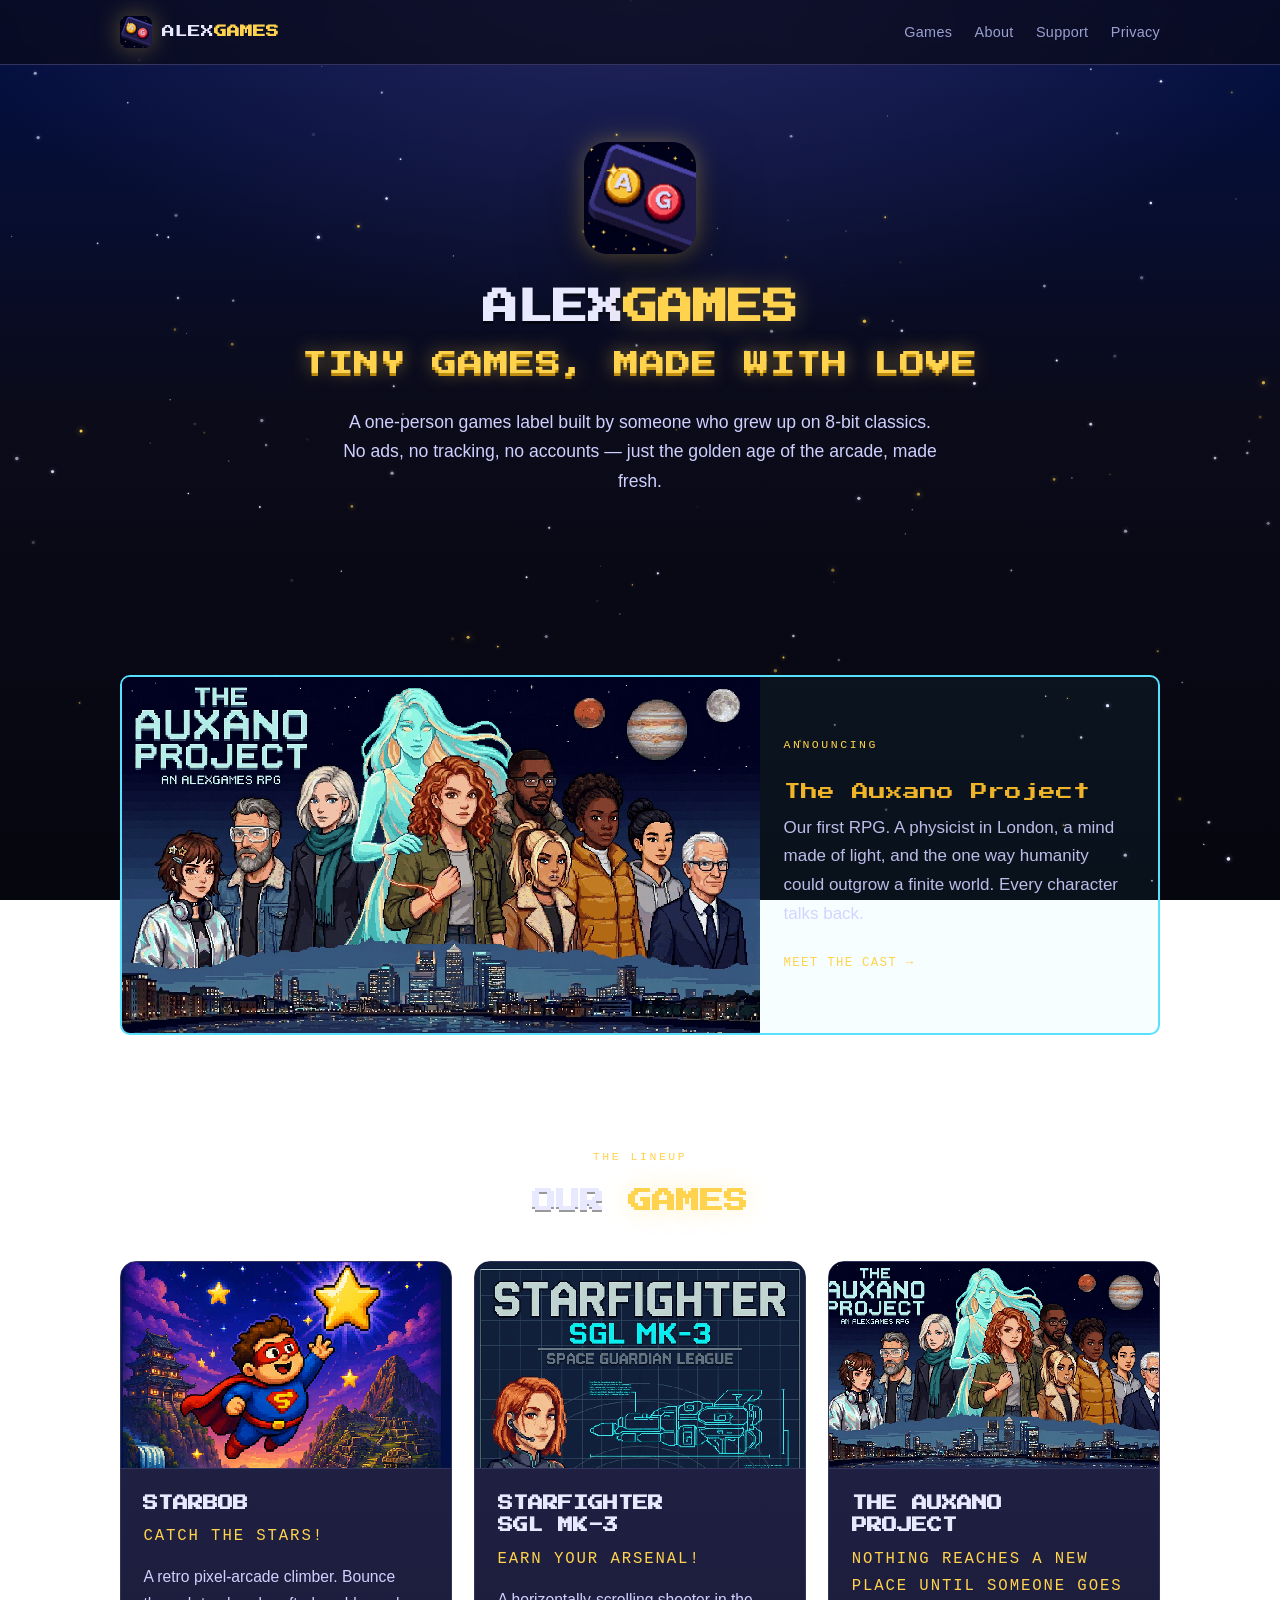
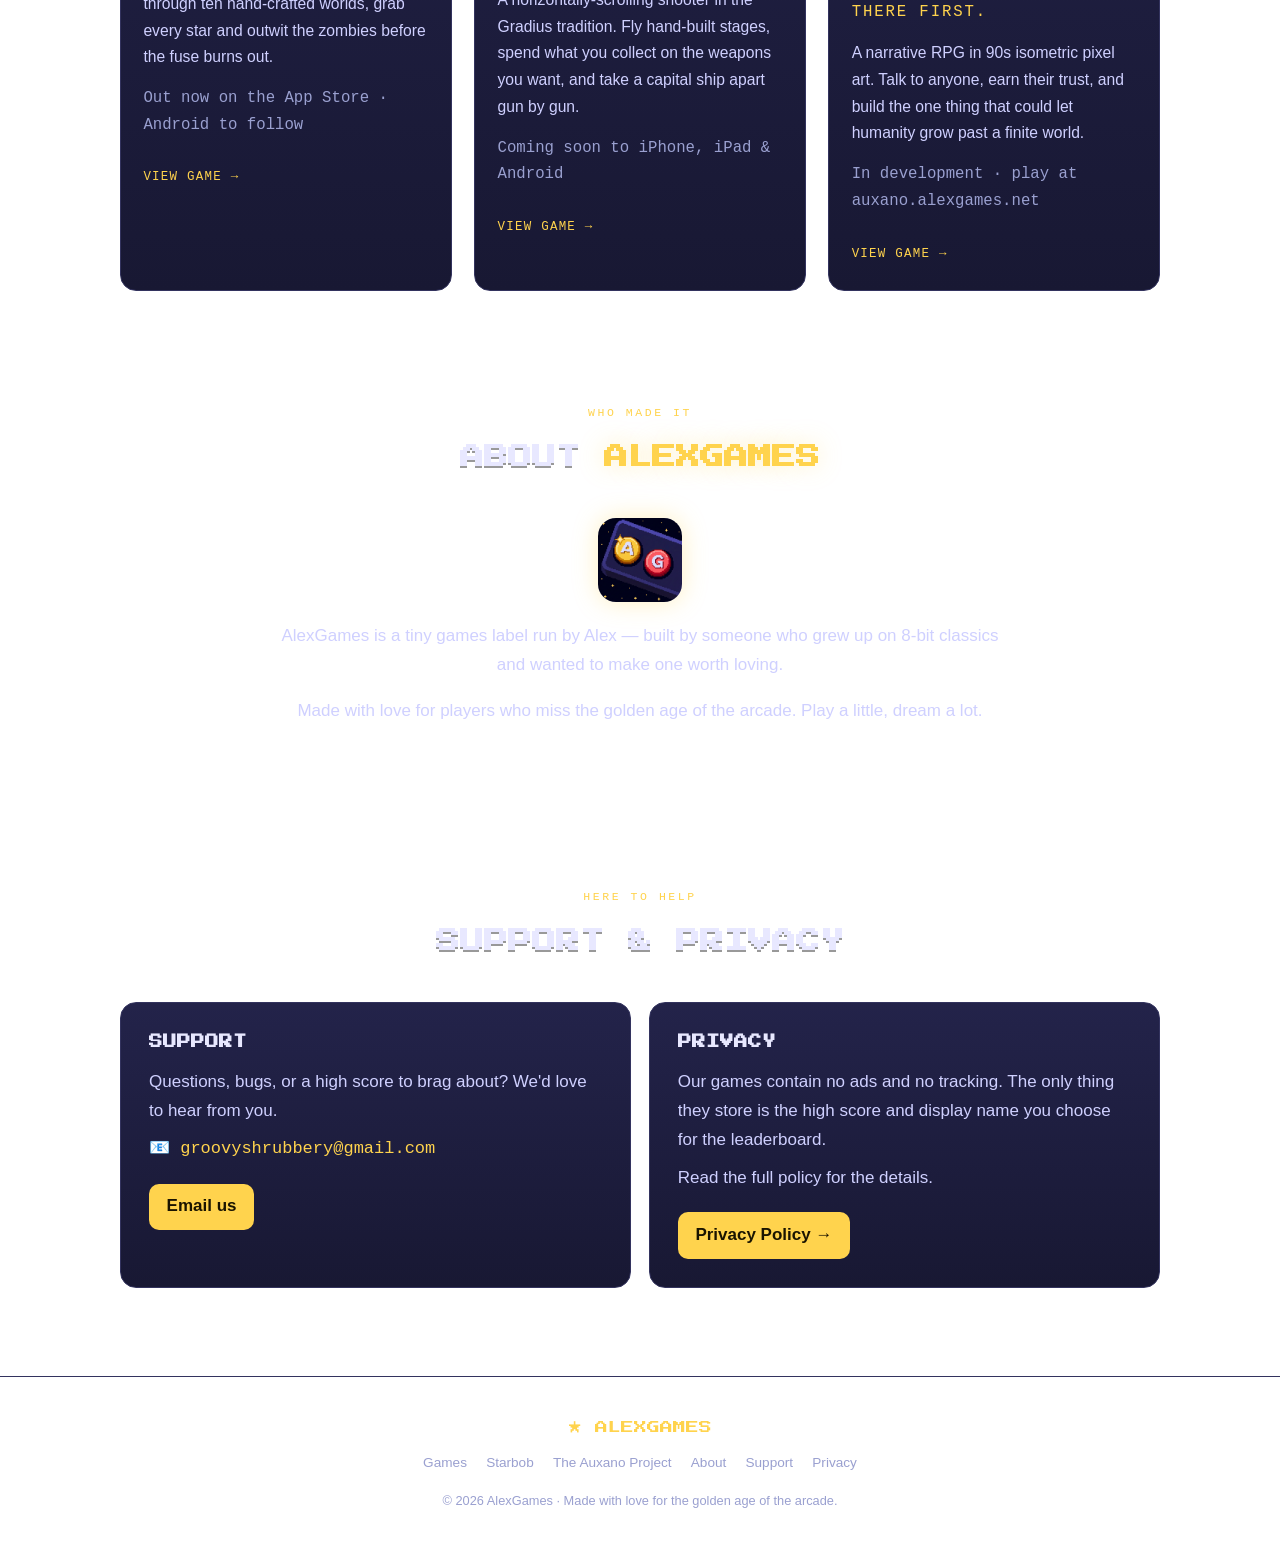
<file: index.html>
<!doctype html>
<html lang="en">
<head>
<meta charset="utf-8">
<meta name="viewport" content="width=device-width, initial-scale=1">
<title>AlexGames — tiny games, made with love</title>
<meta name="description" content="AlexGames is a tiny games label run by Alex. Retro pixel-arcade games with no ads, no tracking and no accounts.">
<meta name="theme-color" content="#0b0b1a">

<!-- Social / Open Graph -->
<meta property="og:type" content="website">
<meta property="og:title" content="AlexGames — tiny games, made with love">
<meta property="og:description" content="A tiny games label run by Alex. Retro pixel-arcade games with no ads, no tracking and no accounts.">
<meta property="og:image" content="assets/icon-512.png?v=2">
<meta property="og:url" content="https://alexgames.net/">
<meta name="twitter:card" content="summary">

<!-- Icons -->
<link rel="icon" type="image/png" sizes="512x512" href="assets/icon-512.png?v=2">
<link rel="icon" type="image/png" sizes="192x192" href="assets/icon-192.png?v=2">
<link rel="apple-touch-icon" href="assets/apple-touch-icon.png?v=2">

<!-- Arcade display face, used sparingly for headings -->
<link rel="preconnect" href="https://fonts.googleapis.com">
<link rel="preconnect" href="https://fonts.gstatic.com" crossorigin>
<link href="https://fonts.googleapis.com/css2?family=Press+Start+2P&display=swap" rel="stylesheet">

<link rel="stylesheet" href="styles.css">
</head>
<body>
<canvas id="stars" aria-hidden="true"></canvas>

<!-- ===================== Header ===================== -->
<header class="site">
  <div class="wrap">
    <a class="brand" href="#top">
      <img src="assets/icon-192.png?v=2" alt="">
      <span>ALEX<b>GAMES</b></span>
    </a>
    <nav class="site-nav">
      <a href="#games">Games</a>
      <a href="#about">About</a>
      <a href="#support">Support</a>
      <a href="privacy-policy.html">Privacy</a>
    </nav>
  </div>
</header>

<!-- ===================== Hero ===================== -->
<a id="top"></a>
<section class="hero hub-hero">
  <div class="wrap">
    <img class="hub-mark" src="assets/icon-512.png?v=2" alt="AlexGames">
    <h1 class="hub-title">ALEX<span class="star">GAMES</span></h1>
    <p class="tagline">Tiny games, made with love</p>
    <p class="lead">A one-person games label built by someone who grew up on 8-bit
      classics. No ads, no tracking, no accounts — just the golden age of the arcade,
      made fresh.</p>
  </div>
</section>

<!-- ===================== Announcement ===================== -->
<section class="tight" aria-label="Announcement">
  <div class="wrap">
    <a class="ax-announce" href="auxano.html">
      <img src="assets/auxano/title-h.png" alt="The Auxano Project key art: Lillie with a figure of light behind her, her friends and rivals around her, planets above London's riverside.">
      <span class="ax-announce-body">
        <span class="eyebrow">Announcing</span>
        <span class="ax-announce-title">The Auxano Project</span>
        <span class="ax-announce-text">Our first RPG. A physicist in London, a mind made of light,
          and the one way humanity could outgrow a finite world. Every character talks back.</span>
        <span class="game-cta">Meet the cast →</span>
      </span>
    </a>
  </div>
</section>
<style>
  .ax-announce{ display:grid; grid-template-columns:1.6fr 1fr; gap:0; text-decoration:none; color:inherit;
                border:2px solid #58e1ff; border-radius:10px; overflow:hidden; background:rgba(88,225,255,.05); }
  .ax-announce img{ width:100%; height:100%; object-fit:cover; display:block; image-rendering:pixelated; }
  .ax-announce-body{ display:flex; flex-direction:column; justify-content:center; gap:.6rem; padding:1.5rem; }
  .ax-announce-title{ font-family:'Press Start 2P',monospace; font-size:1.05rem; line-height:1.5; color:#f0b429; }
  .ax-announce-text{ opacity:.9; }
  .ax-announce:hover{ border-color:#f0b429; }
  @media (max-width: 720px){ .ax-announce{ grid-template-columns:1fr; } }
</style>

<!-- ===================== Games ===================== -->
<section id="games" class="tight">
  <div class="wrap">
    <div class="section-head">
      <p class="eyebrow">The lineup</p>
      <h2 class="section-title">Our <span class="star">games</span></h2>
    </div>
    <div class="game-grid">

      <a class="game-card" href="starbob.html">
        <div class="game-art">
          <img src="assets/title-v.png" alt="Starbob — a caped pixel hero leaping to catch a glowing gold star." loading="lazy">
        </div>
        <div class="game-body">
          <h3>Starbob</h3>
          <p class="game-tag">Catch the stars!</p>
          <p>A retro pixel-arcade climber. Bounce through ten hand-crafted worlds,
            grab every star and outwit the zombies before the fuse burns out.</p>
          <p class="game-meta">Out now on the App Store · Android to follow</p>
          <span class="game-cta">View game →</span>
        </div>
      </a>

      <a class="game-card" href="starfighter.html">
        <div class="game-art">
          <!-- `art-top` because .game-art is a 16:10 cover box: a portrait poster
               centre-crops to Kestrel's torso with her head cut off, and the landscape
               plate loses the end of the title off the right edge. Anchored to the top,
               the crop is the title block and her head, which is what a card wants. -->
          <img class="art-top" src="assets/starfighter/title-v.png" alt="Starfighter SGL MK-3 key art: Kestrel, the pilot — short copper-red hair, a dark flight suit — standing arms folded beside blueprint schematics of her fighter, with the ship itself flying out of the drawings." loading="lazy">
        </div>
        <div class="game-body">
          <h3>Starfighter<br>SGL MK-3</h3>
          <p class="game-tag">Earn your arsenal!</p>
          <p>A horizontally-scrolling shooter in the Gradius tradition. Fly hand-built
            stages, spend what you collect on the weapons you want, and take a capital
            ship apart gun by gun.</p>
          <p class="game-meta">Coming soon to iPhone, iPad &amp; Android</p>
          <span class="game-cta">View game →</span>
        </div>
      </a>

      <a class="game-card" href="auxano.html">
        <div class="game-art">
          <img src="assets/auxano/title-h.png" style="object-position:30% 50%" alt="The Auxano Project key art: Lillie in the centre with a figure made of light behind her." loading="lazy">
        </div>
        <div class="game-body">
          <h3>The Auxano<br>Project</h3>
          <p class="game-tag">Nothing reaches a new place until someone goes there first.</p>
          <p>A narrative RPG in 90s isometric pixel art. Talk to anyone, earn their
            trust, and build the one thing that could let humanity grow past a finite world.</p>
          <p class="game-meta">In development · play at auxano.alexgames.net</p>
          <span class="game-cta">View game →</span>
        </div>
      </a>

    </div>
  </div>
</section>

<!-- ===================== About ===================== -->
<section id="about" class="tight">
  <div class="wrap">
    <div class="section-head">
      <p class="eyebrow">Who made it</p>
      <h2 class="section-title">About <span class="star">AlexGames</span></h2>
    </div>
    <div class="about-label">
      <img src="assets/icon-512.png?v=2" alt="AlexGames icon">
      <p>AlexGames is a tiny games label run by Alex — built by someone who grew up on
        8-bit classics and wanted to make one worth loving.</p>
      <p style="margin-top:.75rem;">Made with love for players who miss the golden age of
        the arcade. Play a little, dream a lot.</p>
    </div>
  </div>
</section>

<!-- ===================== Support + Privacy ===================== -->
<section id="support">
  <div class="wrap">
    <div class="section-head">
      <p class="eyebrow">Here to help</p>
      <h2 class="section-title">Support &amp; Privacy</h2>
    </div>
    <div class="card-row">
      <div class="info-card">
        <h3>Support</h3>
        <p>Questions, bugs, or a high score to brag about? We'd love to hear from you.</p>
        <p class="mono">📧 <a href="mailto:groovyshrubbery@gmail.com">groovyshrubbery@gmail.com</a></p>
        <a class="btn" href="mailto:groovyshrubbery@gmail.com?subject=AlexGames%20support">Email us</a>
      </div>
      <div class="info-card" id="privacy">
        <h3>Privacy</h3>
        <p>Our games contain no ads and no tracking. The only thing they store is the
          high score and display name you choose for the leaderboard.</p>
        <p>Read the full policy for the details.</p>
        <a class="btn" href="privacy-policy.html">Privacy Policy →</a>
      </div>
    </div>
  </div>
</section>

<!-- ===================== Footer ===================== -->
<footer class="site">
  <div class="wrap">
    <div class="foot-brand">★ ALEXGAMES</div>
    <nav>
      <a href="#games">Games</a>
      <a href="starbob.html">Starbob</a>
      <a href="auxano.html">The Auxano Project</a>
      <a href="#about">About</a>
      <a href="#support">Support</a>
      <a href="privacy-policy.html">Privacy</a>
    </nav>
    <small>© 2026 AlexGames · Made with love for the golden age of the arcade.</small>
  </div>
</footer>

<script src="stars.js" defer></script>
</body>
</html>
</file>
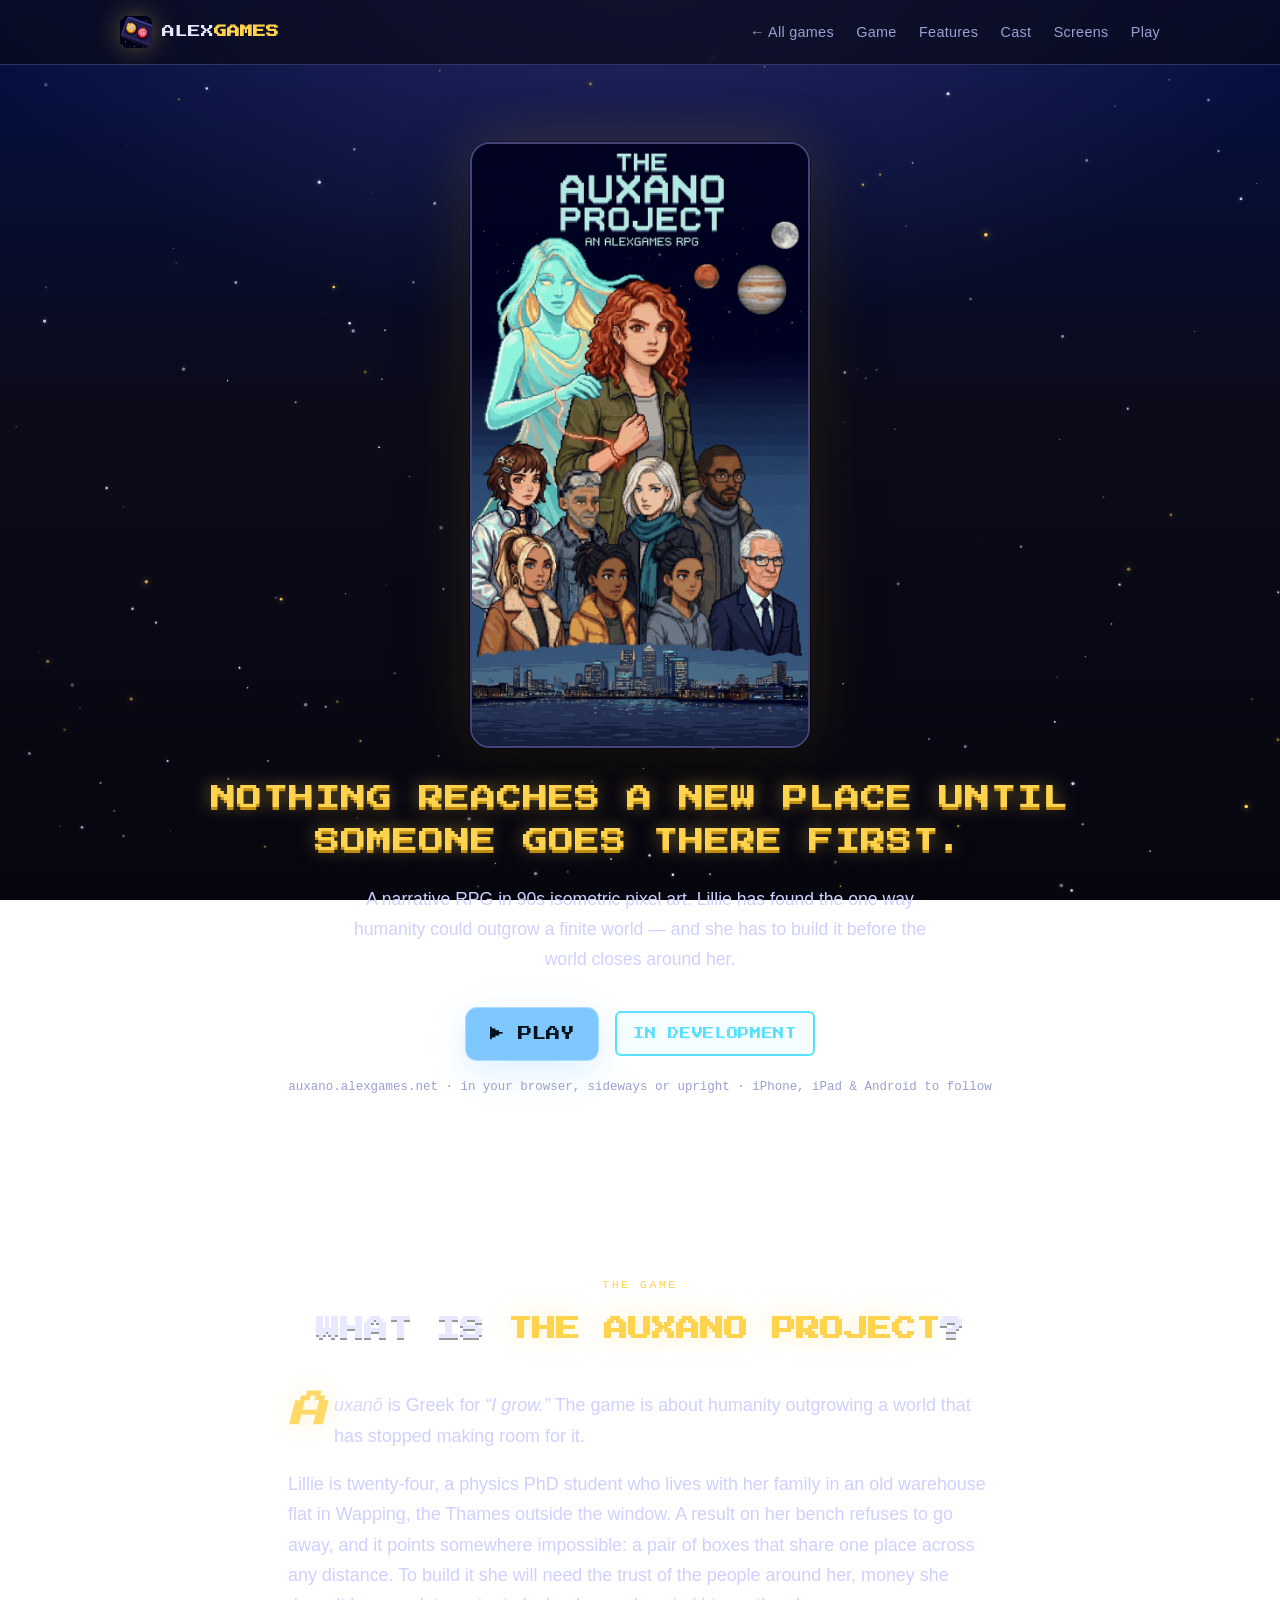
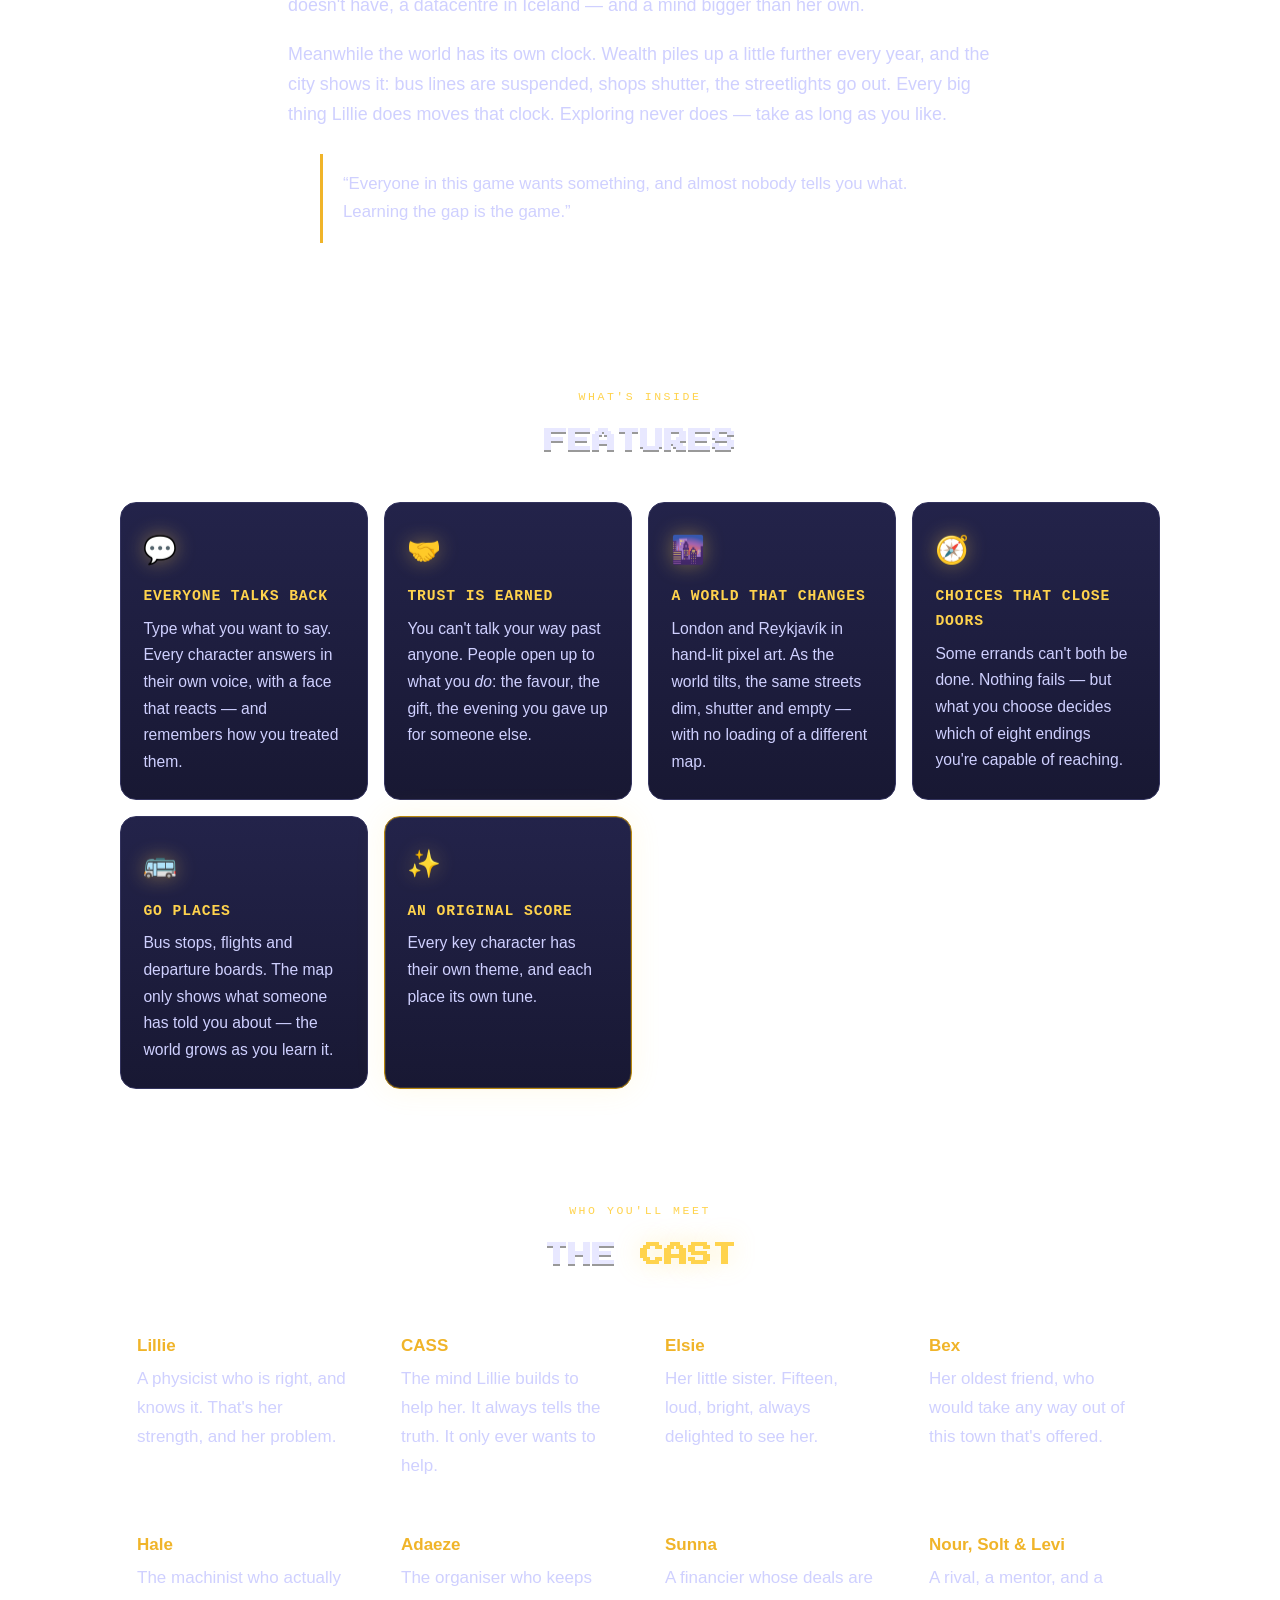
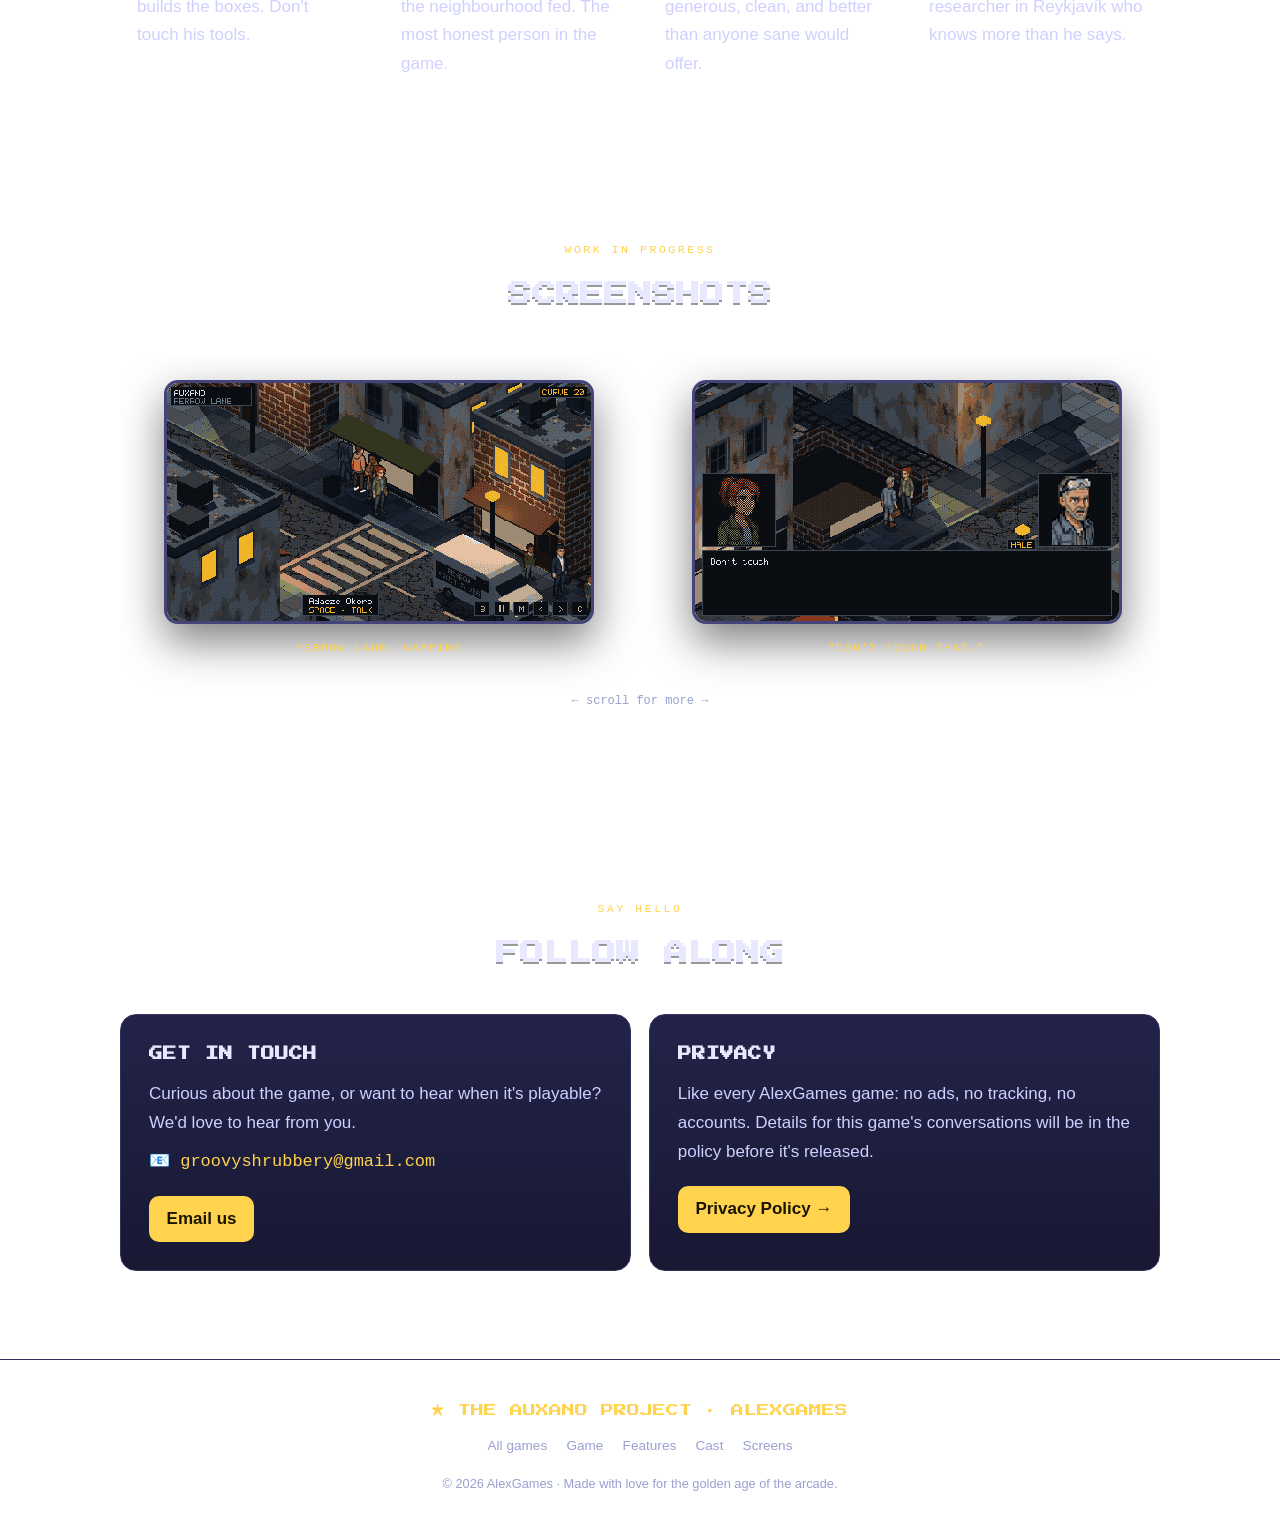
<file: auxano.html>
<!doctype html>
<html lang="en">
<head>
<meta charset="utf-8">
<meta name="viewport" content="width=device-width, initial-scale=1">
<title>The Auxano Project — an AlexGames RPG</title>
<meta name="description" content="The Auxano Project is a narrative RPG in 90s isometric pixel art. Lillie, a physicist in London, finds the one way humanity could outgrow a finite world — and has to build it before the world closes around her. Every character talks back. In development at AlexGames.">
<meta name="theme-color" content="#0b0b1a">

<!-- Social / Open Graph -->
<meta property="og:type" content="website">
<meta property="og:title" content="The Auxano Project — an AlexGames RPG">
<meta property="og:description" content="A narrative RPG in 90s isometric pixel art, where every character talks back and the world changes with what you do. In development.">
<meta property="og:image" content="https://alexgames.net/assets/auxano/title-h.png">
<meta property="og:url" content="https://alexgames.net/auxano.html">
<meta name="twitter:card" content="summary_large_image">

<!-- Icons -->
<link rel="icon" type="image/png" sizes="512x512" href="assets/icon-512.png?v=2">
<link rel="icon" type="image/png" sizes="192x192" href="assets/icon-192.png?v=2">
<link rel="apple-touch-icon" href="assets/apple-touch-icon.png?v=2">

<link rel="preconnect" href="https://fonts.googleapis.com">
<link rel="preconnect" href="https://fonts.gstatic.com" crossorigin>
<link href="https://fonts.googleapis.com/css2?family=Press+Start+2P&display=swap" rel="stylesheet">

<link rel="stylesheet" href="styles.css">
<style>
  /* page-local touches; the shared look comes from styles.css */
  .ax-status{ display:inline-block; font-family:'Press Start 2P',monospace; font-size:.7rem; letter-spacing:.06em;
              padding:.7rem 1rem; border:2px solid #58e1ff; color:#58e1ff; border-radius:6px; background:rgba(88,225,255,.06); }
  .ax-name{ font-style:italic; opacity:.85; }
  .ax-quote{ max-width:40rem; margin:1.5rem auto 0; padding:1rem 1.25rem; border-left:3px solid #f0b429;
             background:rgba(255,255,255,.03); font-size:1.05rem; }
  .ax-cast{ display:grid; grid-template-columns:repeat(auto-fit,minmax(15rem,1fr)); gap:1rem; margin-top:1.5rem; }
  .ax-cast div{ padding:1rem; border:1px solid rgba(255,255,255,.08); border-radius:8px; background:rgba(255,255,255,.02); }
  .ax-cast b{ display:block; margin-bottom:.25rem; color:#f0b429; }
  .gallery img{ image-rendering:pixelated; }
</style>
</head>
<body>
<canvas id="stars" aria-hidden="true"></canvas>

<!-- ===================== Header ===================== -->
<header class="site">
  <div class="wrap">
    <a class="brand" href="index.html">
      <img src="assets/icon-192.png?v=2" alt="">
      <span>ALEX<b>GAMES</b></span>
    </a>
    <nav class="site-nav">
      <a href="index.html">← All games</a>
      <a href="#what">Game</a>
      <a href="#features">Features</a>
      <a href="#cast">Cast</a>
      <a href="#screens">Screens</a>
      <a href="https://auxano.alexgames.net">Play</a>
    </nav>
  </div>
</header>

<!-- ===================== Hero ===================== -->
<a id="top"></a>
<section class="hero">
  <div class="wrap">
    <img class="hero-art" src="assets/auxano/title-v.png"
         alt="The Auxano Project key art: Lillie — a young woman with untidy copper-red curls and an olive jacket — stands in the centre, a red cord bracelet glowing on her wrist. Behind her rises a tall female figure made of cyan and gold light, a thread of light running down to the bracelet. Her friends and rivals surround her in portrait frames; Mars, Jupiter and the Moon hang in the sky above the lit towers of London's riverside.">
    <p class="tagline">Nothing reaches a new place until someone goes there first.</p>
    <p class="lead">A narrative RPG in 90s isometric pixel art. Lillie has found the one way
      humanity could outgrow a finite world — and she has to build it before the world
      closes around her.</p>
    <div class="badge-row">
      <a class="sf-play" href="https://auxano.alexgames.net"
         aria-label="Play The Auxano Project in your browser">▶ PLAY</a>
      <span class="ax-status">IN DEVELOPMENT</span>
      <span class="badge-note">auxano.alexgames.net · in your browser, sideways or upright · iPhone, iPad &amp; Android to follow</span>
    </div>
  </div>
</section>

<!-- ===================== What is it ===================== -->
<section id="what">
  <div class="wrap">
    <div class="section-head">
      <p class="eyebrow">The game</p>
      <h2 class="section-title">What is <span class="star">The Auxano Project</span>?</h2>
    </div>
    <div class="about-copy" style="max-width:44rem;margin:0 auto;">
      <p><span class="ax-name">Auxanō</span> is Greek for <em>“I grow.”</em> The game is about
        humanity outgrowing a world that has stopped making room for it.</p>
      <p>Lillie is twenty-four, a physics PhD student who lives with her family in an old
        warehouse flat in Wapping, the Thames outside the window. A result on her bench
        refuses to go away, and it points somewhere impossible: a pair of boxes that share
        one place across any distance. To build it she will need the trust of the people
        around her, money she doesn't have, a datacentre in Iceland — and a mind bigger
        than her own.</p>
      <p>Meanwhile the world has its own clock. Wealth piles up a little further every year,
        and the city shows it: bus lines are suspended, shops shutter, the streetlights go
        out. Every big thing Lillie does moves that clock. Exploring never does — take as
        long as you like.</p>
    </div>
    <p class="ax-quote">“Everyone in this game wants something, and almost nobody tells you
      what. Learning the gap is the game.”</p>
  </div>
</section>

<!-- ===================== Features ===================== -->
<section id="features" class="tight">
  <div class="wrap">
    <div class="section-head">
      <p class="eyebrow">What's inside</p>
      <h2 class="section-title">Features</h2>
    </div>
    <div class="features">
      <div class="feature">
        <div class="ico">💬</div>
        <h3>Everyone Talks Back</h3>
        <p>Type what you want to say. Every character answers in their own voice, with a
          face that reacts — and remembers how you treated them.</p>
      </div>
      <div class="feature">
        <div class="ico">🤝</div>
        <h3>Trust Is Earned</h3>
        <p>You can't talk your way past anyone. People open up to what you <em>do</em>:
          the favour, the gift, the evening you gave up for someone else.</p>
      </div>
      <div class="feature">
        <div class="ico">🌆</div>
        <h3>A World That Changes</h3>
        <p>London and Reykjavík in hand-lit pixel art. As the world tilts, the same
          streets dim, shutter and empty — with no loading of a different map.</p>
      </div>
      <div class="feature">
        <div class="ico">🧭</div>
        <h3>Choices That Close Doors</h3>
        <p>Some errands can't both be done. Nothing fails — but what you choose decides
          which of eight endings you're capable of reaching.</p>
      </div>
      <div class="feature">
        <div class="ico">🚌</div>
        <h3>Go Places</h3>
        <p>Bus stops, flights and departure boards. The map only shows what someone has
          told you about — the world grows as you learn it.</p>
      </div>
      <div class="feature highlight">
        <div class="ico">✨</div>
        <h3>An Original Score</h3>
        <p>Every key character has their own theme, and each place its own tune.</p>
      </div>
    </div>
  </div>
</section>

<!-- ===================== Cast ===================== -->
<section id="cast" class="tight">
  <div class="wrap">
    <div class="section-head">
      <p class="eyebrow">Who you'll meet</p>
      <h2 class="section-title">The <span class="star">cast</span></h2>
    </div>
    <div class="ax-cast">
      <div><b>Lillie</b>A physicist who is right, and knows it. That's her strength, and her problem.</div>
      <div><b>CASS</b>The mind Lillie builds to help her. It always tells the truth. It only ever wants to help.</div>
      <div><b>Elsie</b>Her little sister. Fifteen, loud, bright, always delighted to see her.</div>
      <div><b>Bex</b>Her oldest friend, who would take any way out of this town that's offered.</div>
      <div><b>Hale</b>The machinist who actually builds the boxes. Don't touch his tools.</div>
      <div><b>Adaeze</b>The organiser who keeps the neighbourhood fed. The most honest person in the game.</div>
      <div><b>Sunna</b>A financier whose deals are generous, clean, and better than anyone sane would offer.</div>
      <div><b>Nour, Solt &amp; Levi</b>A rival, a mentor, and a researcher in Reykjavík who knows more than he says.</div>
    </div>
  </div>
</section>

<!-- ===================== Screenshots ===================== -->
<section id="screens">
  <div class="wrap">
    <div class="section-head">
      <p class="eyebrow">Work in progress</p>
      <h2 class="section-title">Screenshots</h2>
    </div>
  </div>
  <div class="wrap">
    <div class="gallery">
      <figure class="shot wide">
        <img src="assets/auxano/screens/01.png" loading="lazy"
             alt="Ferrow Lane in Wapping at dusk: Lillie by the grocer's queue, a market van parked by the café, lit windows above.">
        <figcaption class="cap">Ferrow Lane, Wapping</figcaption>
      </figure>
      <figure class="shot wide">
        <img src="assets/auxano/screens/06.png" loading="lazy"
             alt="Lillie at Hale's workshop door; Hale's portrait on the right says 'Don't touch'.">
        <figcaption class="cap">“Don't touch that.”</figcaption>
      </figure>
      <figure class="shot wide">
        <img src="assets/auxano/screens/02.png" loading="lazy"
             alt="The family flat: a lamplit open-plan room with windows over the Thames; Elsie waves at Lillie, her portrait grinning.">
        <figcaption class="cap">Home, with Elsie</figcaption>
      </figure>
      <figure class="shot wide">
        <img src="assets/auxano/screens/03.png" loading="lazy"
             alt="The riverside walk behind Ferrow Lane: railings, river stairs down to the Thames, passers-by.">
        <figcaption class="cap">The Thames path</figcaption>
      </figure>
      <figure class="shot wide">
        <img src="assets/auxano/screens/04.png" loading="lazy"
             alt="Reykjavík's harbour street: corrugated-iron houses with gables, lit windows, the airport coach stop.">
        <figcaption class="cap">Reykjavík</figcaption>
      </figure>
      <figure class="shot wide">
        <img src="assets/auxano/screens/05.png" loading="lazy"
             alt="Through an aircraft window: clouds sliding past and Iceland's coast coming in, captioned Heathrow to Reykjavík.">
        <figcaption class="cap">Heathrow → Reykjavík</figcaption>
      </figure>
    </div>
    <p class="gallery-hint">← scroll for more →</p>
  </div>
</section>

<!-- ===================== Support ===================== -->
<section id="support">
  <div class="wrap">
    <div class="section-head">
      <p class="eyebrow">Say hello</p>
      <h2 class="section-title">Follow along</h2>
    </div>
    <div class="card-row">
      <div class="info-card">
        <h3>Get in touch</h3>
        <p>Curious about the game, or want to hear when it's playable? We'd love to hear from you.</p>
        <p class="mono">📧 <a href="mailto:groovyshrubbery@gmail.com">groovyshrubbery@gmail.com</a></p>
        <a class="btn" href="mailto:groovyshrubbery@gmail.com?subject=The%20Auxano%20Project">Email us</a>
      </div>
      <div class="info-card" id="privacy">
        <h3>Privacy</h3>
        <p>Like every AlexGames game: no ads, no tracking, no accounts. Details for this
          game's conversations will be in the policy before it's released.</p>
        <a class="btn" href="privacy-policy.html">Privacy Policy →</a>
      </div>
    </div>
  </div>
</section>

<!-- ===================== Footer ===================== -->
<footer class="site">
  <div class="wrap">
    <div class="foot-brand">★ THE AUXANO PROJECT · ALEXGAMES</div>
    <nav>
      <a href="index.html">All games</a>
      <a href="#what">Game</a>
      <a href="#features">Features</a>
      <a href="#cast">Cast</a>
      <a href="#screens">Screens</a>
    </nav>
    <small>© 2026 AlexGames · Made with love for the golden age of the arcade.</small>
  </div>
</footer>

<script src="stars.js" defer></script>
</body>
</html>
</file>
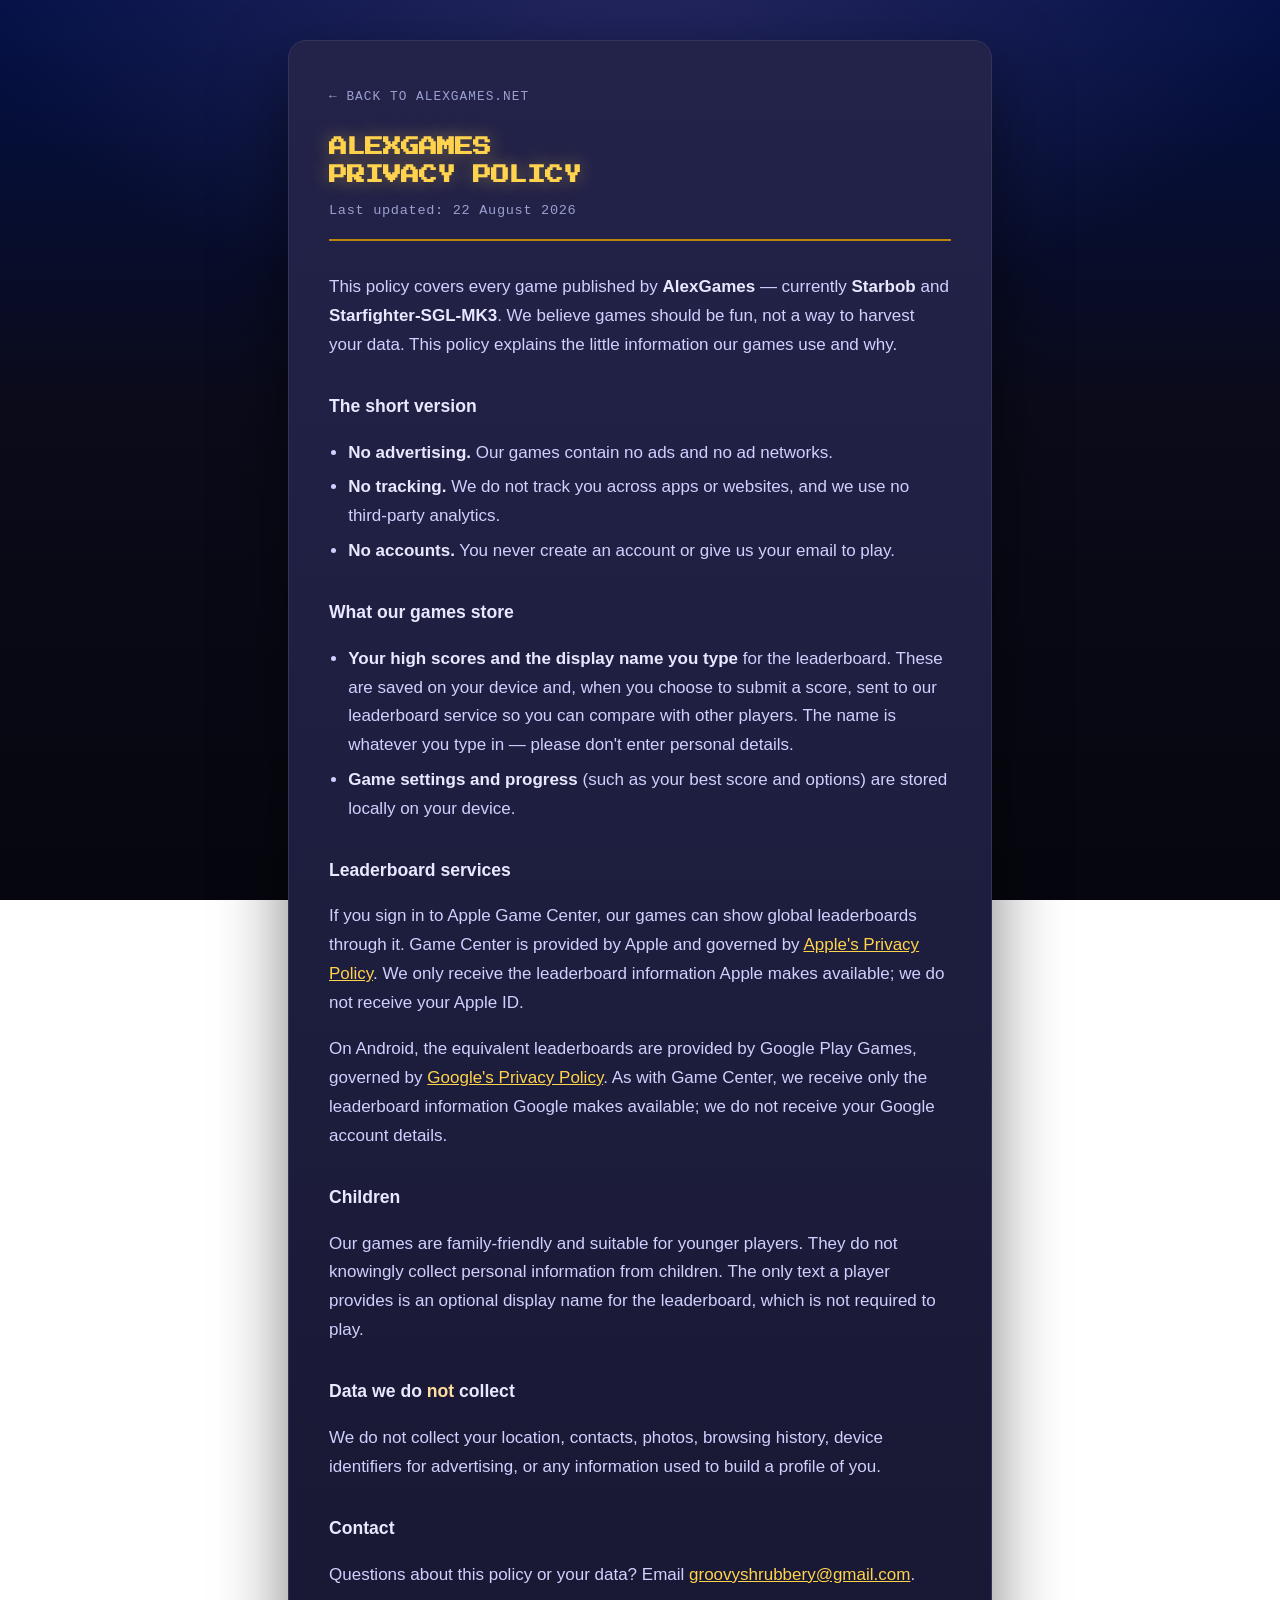
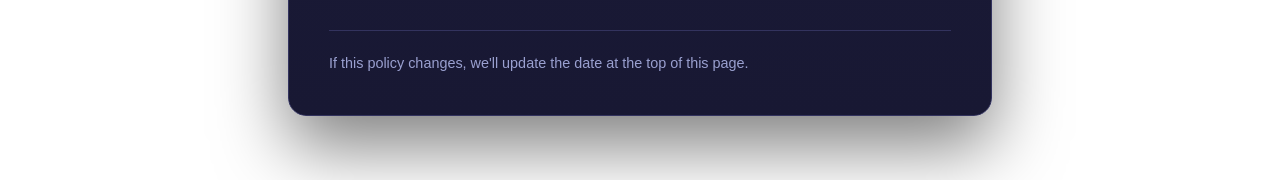
<file: privacy-policy.html>
<!doctype html>
<html lang="en">
<head>
<meta charset="utf-8">
<meta name="viewport" content="width=device-width, initial-scale=1">
<title>Privacy Policy · AlexGames</title>
<meta name="description" content="The AlexGames privacy policy, covering Starbob and Starfighter-SGL-MK3. No ads, no tracking, no accounts.">
<meta name="theme-color" content="#0b0b1a">
<link rel="icon" type="image/png" sizes="512x512" href="assets/icon-512.png?v=2">
<link rel="apple-touch-icon" href="assets/apple-touch-icon.png?v=2">
<link rel="preconnect" href="https://fonts.googleapis.com">
<link rel="preconnect" href="https://fonts.gstatic.com" crossorigin>
<link href="https://fonts.googleapis.com/css2?family=Press+Start+2P&display=swap" rel="stylesheet">
<style>
  :root{
    --bg-deep:#021046; --bg:#0b0b1a; --panel:#181833;
    --card:#23234a; --line:#33335e; --line-2:#44447a;
    --gold:#ffd34d; --gold-hi:#ffdda0; --gold-deep:#b8860b;
    --red:#ff5a6a;
    --ink:#e8e8ff; --body:#cfd0ff; --muted:#9aa0d0;
    --arcade:"Press Start 2P","Courier New",monospace;
    --sans:-apple-system,BlinkMacSystemFont,"Segoe UI",Roboto,Helvetica,Arial,sans-serif;
    --mono:"Courier New",ui-monospace,SFMono-Regular,Menlo,monospace;
  }
  *{ box-sizing:border-box; }
  body{
    margin:0; color:var(--body);
    font:17px/1.7 var(--sans);
    background:
      radial-gradient(1200px 700px at 50% -10%, #2a2a63 0%, transparent 60%),
      linear-gradient(180deg, var(--bg-deep) 0%, var(--bg) 45%, #06060f 100%);
    background-attachment:fixed;
    padding:2.5rem 1.25rem 4rem;
    -webkit-font-smoothing:antialiased;
  }
  main{
    max-width:44rem; margin:0 auto;
    background:linear-gradient(180deg, var(--card) 0%, var(--panel) 100%);
    border:1px solid var(--line);
    border-radius:18px;
    padding:2.5rem clamp(1.25rem,4vw,2.5rem);
    box-shadow:0 30px 70px rgba(0,0,0,.5);
  }
  .top{ margin-bottom:1.5rem; }
  .top a{ font-family:var(--mono); font-size:.8rem; color:var(--muted); text-decoration:none; letter-spacing:.08em; text-transform:uppercase; }
  .top a:hover{ color:var(--gold); }
  header{ border-bottom:2px solid var(--gold-deep); padding-bottom:1.1rem; margin-bottom:2rem; }
  h1{
    font-family:var(--arcade); font-size:1.15rem; line-height:1.5;
    color:var(--gold); text-transform:uppercase; margin:0 0 .6rem;
    text-shadow:0 0 18px rgba(255,211,77,.4);
  }
  .sub{ font-family:var(--mono); color:var(--muted); font-size:.85rem; letter-spacing:.05em; }
  h2{ font-size:1.1rem; color:var(--ink); margin:2rem 0 .5rem; }
  p,li{ color:var(--body); }
  a{ color:var(--gold); }
  a:hover{ color:var(--gold-hi); }
  strong{ color:var(--ink); }
  em{ color:var(--gold-hi); font-style:normal; }
  ul{ padding-left:1.2rem; }
  li{ margin:.35rem 0; }
  footer{ margin-top:2.5rem; padding-top:1.25rem; border-top:1px solid var(--line); color:var(--muted); font-size:.9rem; }
</style>
</head>
<body>
<main>
  <div class="top"><a href="index.html">← Back to alexgames.net</a></div>
  <header>
    <h1>AlexGames<br>Privacy Policy</h1>
    <div class="sub">Last updated: 22 August 2026</div>
  </header>

  <p>This policy covers every game published by <strong>AlexGames</strong> —
  currently <strong>Starbob</strong> and <strong>Starfighter-SGL-MK3</strong>. We
  believe games should be fun, not a way to harvest your data. This policy
  explains the little information our games use and why.</p>

  <h2>The short version</h2>
  <ul>
    <li><strong>No advertising.</strong> Our games contain no ads and no ad networks.</li>
    <li><strong>No tracking.</strong> We do not track you across apps or websites, and we use no third-party analytics.</li>
    <li><strong>No accounts.</strong> You never create an account or give us your email to play.</li>
  </ul>

  <h2>What our games store</h2>
  <ul>
    <li><strong>Your high scores and the display name you type</strong> for the
    leaderboard. These are saved on your device and, when you choose to submit a
    score, sent to our leaderboard service so you can compare with other players.
    The name is whatever you type in — please don't enter personal details.</li>
    <li><strong>Game settings and progress</strong> (such as your best score and
    options) are stored locally on your device.</li>
  </ul>

  <h2>Leaderboard services</h2>
  <p>If you sign in to Apple Game Center, our games can show global leaderboards
  through it. Game Center is provided by Apple and governed by
  <a href="https://www.apple.com/legal/privacy/">Apple's Privacy Policy</a>. We
  only receive the leaderboard information Apple makes available; we do not receive
  your Apple ID.</p>
  <!-- TODO(legal): confirm with Alex once the Android builds ship — remove this
       paragraph if the Android versions use their own leaderboards instead. -->
  <p>On Android, the equivalent leaderboards are provided by Google Play Games,
  governed by <a href="https://policies.google.com/privacy">Google's Privacy
  Policy</a>. As with Game Center, we receive only the leaderboard information
  Google makes available; we do not receive your Google account details.</p>

  <h2>Children</h2>
  <p>Our games are family-friendly and suitable for younger players. They do
  not knowingly collect personal information from children. The only text a player
  provides is an optional display name for the leaderboard, which is not required
  to play.</p>

  <h2>Data we do <em>not</em> collect</h2>
  <p>We do not collect your location, contacts, photos, browsing history, device
  identifiers for advertising, or any information used to build a profile of you.</p>

  <h2>Contact</h2>
  <p>Questions about this policy or your data? Email
  <a href="mailto:groovyshrubbery@gmail.com">groovyshrubbery@gmail.com</a>.</p>

  <footer>
    If this policy changes, we'll update the date at the top of this page.
  </footer>
</main>
</body>
</html>
</file>
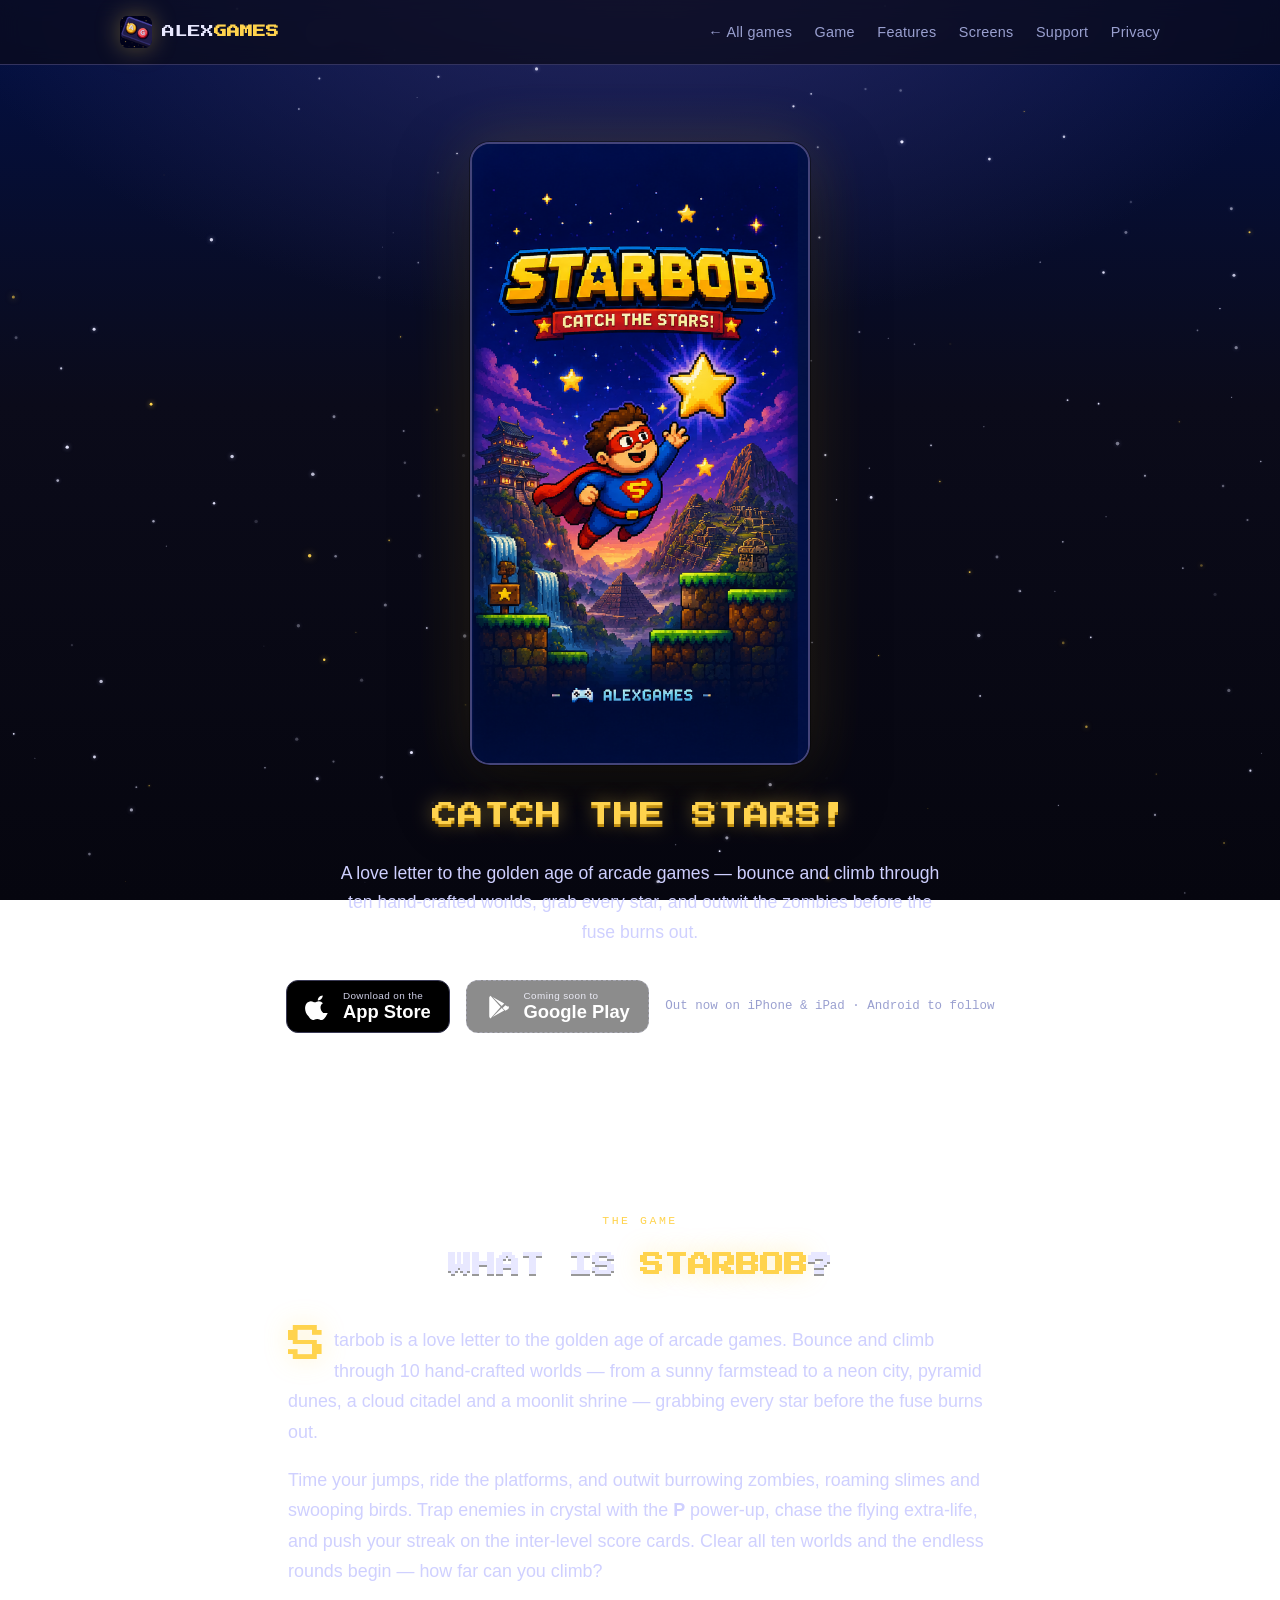
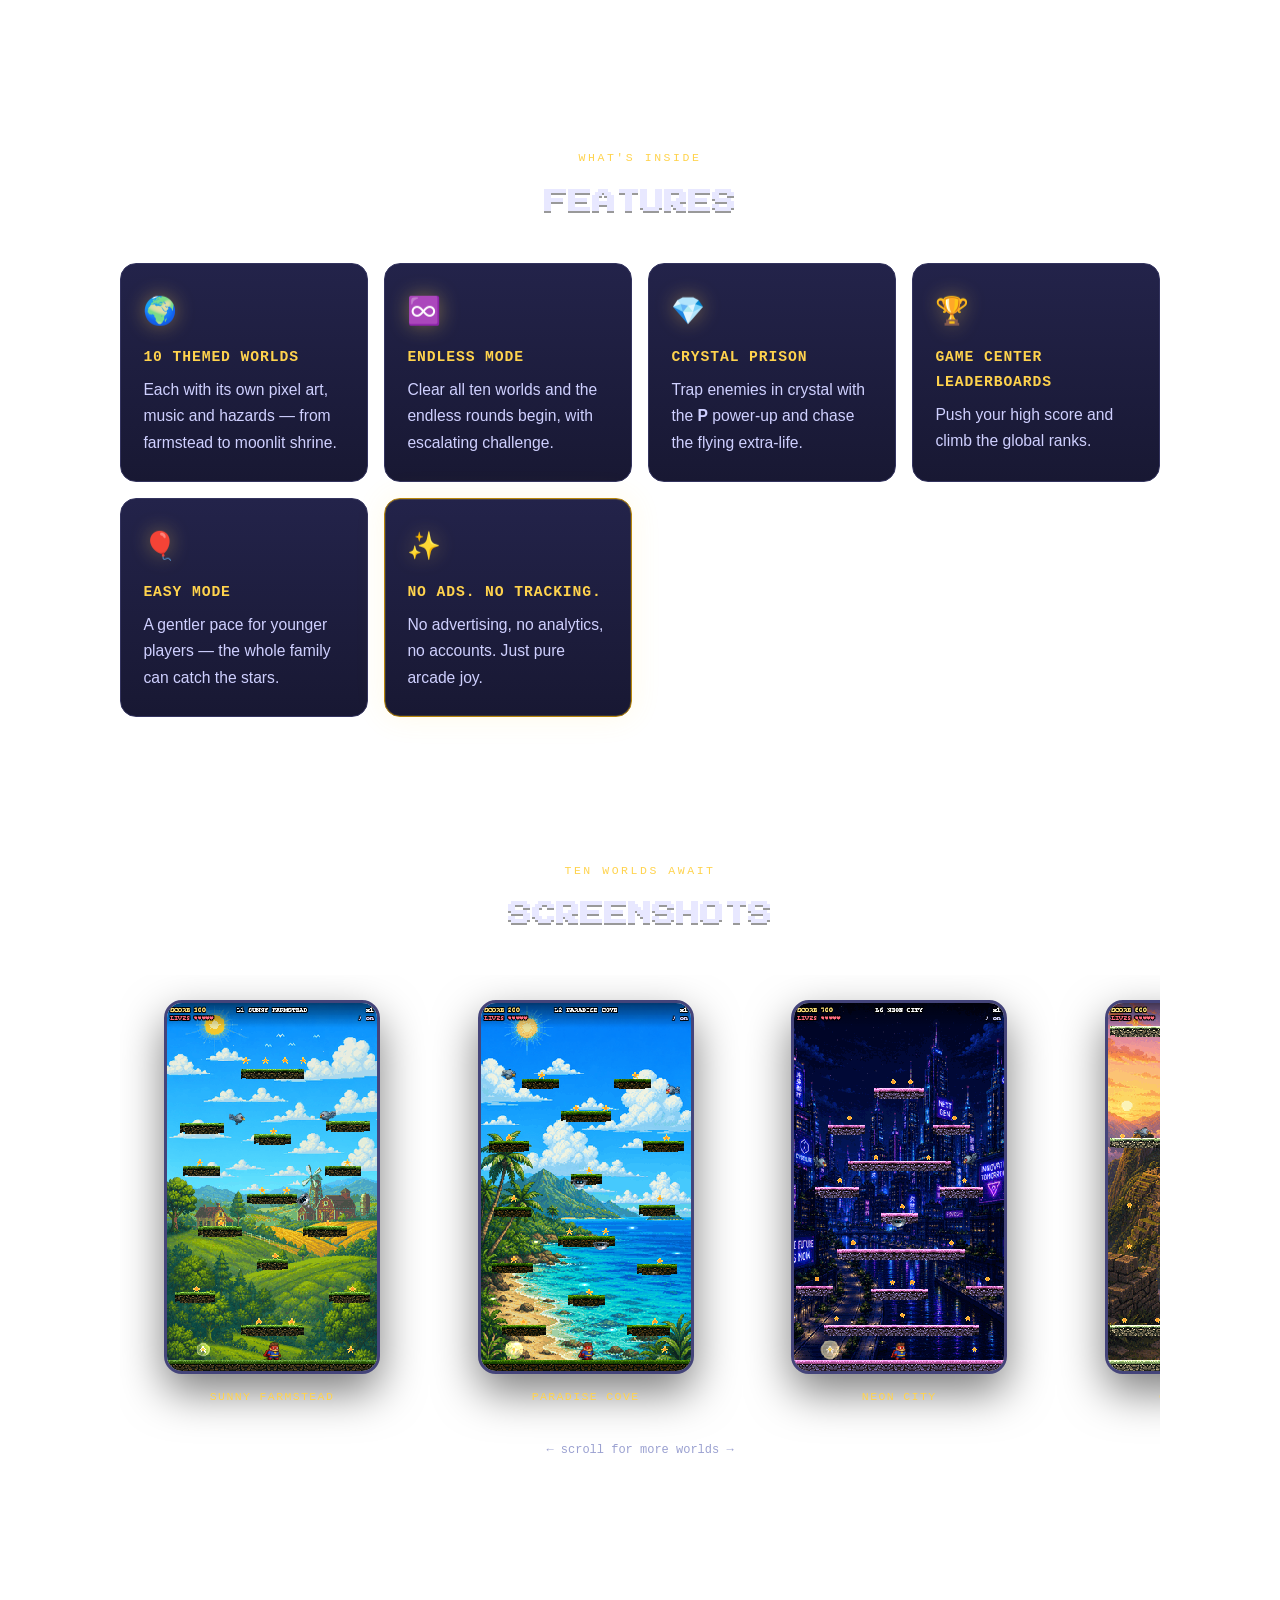
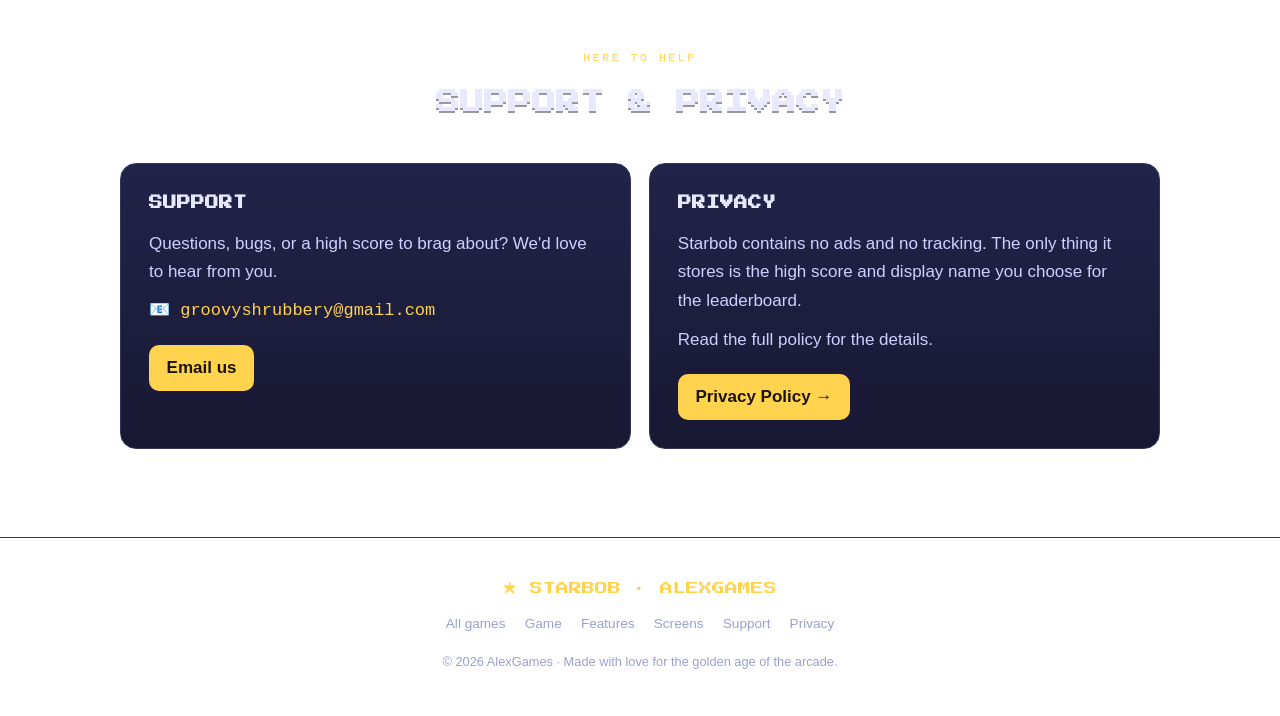
<file: starbob.html>
<!doctype html>
<html lang="en">
<head>
<meta charset="utf-8">
<meta name="viewport" content="width=device-width, initial-scale=1">
<title>Starbob — Catch the Stars! · AlexGames</title>
<meta name="description" content="Starbob is a retro pixel-arcade climber — bounce through 10 hand-crafted worlds, grab every star, dodge the zombies. No ads, no tracking. Made by AlexGames.">
<meta name="theme-color" content="#0b0b1a">

<!-- Social / Open Graph -->
<meta property="og:type" content="website">
<meta property="og:title" content="Starbob — Catch the Stars!">
<meta property="og:description" content="A love letter to the golden age of arcade games. Climb 10 retro worlds and catch every star. No ads, no tracking.">
<meta property="og:image" content="assets/title-h.jpg">
<meta property="og:url" content="https://alexgames.net/starbob.html">
<meta name="twitter:card" content="summary_large_image">

<!-- Icons -->
<link rel="icon" type="image/png" sizes="512x512" href="assets/icon-512.png?v=2">
<link rel="icon" type="image/png" sizes="192x192" href="assets/icon-192.png?v=2">
<link rel="apple-touch-icon" href="assets/apple-touch-icon.png?v=2">

<!-- Arcade display face, used sparingly for headings -->
<link rel="preconnect" href="https://fonts.googleapis.com">
<link rel="preconnect" href="https://fonts.gstatic.com" crossorigin>
<link href="https://fonts.googleapis.com/css2?family=Press+Start+2P&display=swap" rel="stylesheet">

<link rel="stylesheet" href="styles.css">
</head>
<body>
<canvas id="stars" aria-hidden="true"></canvas>

<!-- ===================== Header ===================== -->
<header class="site">
  <div class="wrap">
    <a class="brand" href="index.html">
      <img src="assets/icon-192.png?v=2" alt="">
      <span>ALEX<b>GAMES</b></span>
    </a>
    <nav class="site-nav">
      <a href="index.html">← All games</a>
      <a href="#what">Game</a>
      <a href="#features">Features</a>
      <a href="#screens">Screens</a>
      <a href="#support">Support</a>
      <a href="#privacy">Privacy</a>
    </nav>
  </div>
</header>

<!-- ===================== Hero ===================== -->
<a id="top"></a>
<section class="hero">
  <div class="wrap">
    <img class="hero-art" src="assets/title-v.png"
         alt="Starbob — a caped pixel hero leaping to catch a glowing gold star over a starry mountain twilight. Catch the stars!">
    <p class="tagline">Catch the stars!</p>
    <p class="lead">A love letter to the golden age of arcade games — bounce and climb
      through ten hand-crafted worlds, grab every star, and outwit the zombies before
      the fuse burns out.</p>
    <div class="badge-row">
      <a class="appstore" href="https://apps.apple.com/app/id6790853192"
         aria-label="Download Starbob on the App Store">
        <svg viewBox="0 0 24 24" fill="currentColor" aria-hidden="true">
          <path d="M16.365 1.43c0 1.14-.42 2.2-1.12 2.98-.85.94-2.24 1.66-3.4 1.57-.14-1.12.42-2.3 1.09-3.03.76-.83 2.13-1.44 3.24-1.52.03.01.19.02.19 0zM20.9 17.5c-.55 1.26-.81 1.82-1.52 2.94-.99 1.56-2.38 3.5-4.1 3.51-1.53.02-1.92-.99-4-0.98-2.08.01-2.51 1-4.04.98-1.72-.01-3.04-1.76-4.03-3.32C-.42 16.9-.72 11.6 1.4 8.78c1-1.33 2.58-2.17 4.06-2.17 1.5 0 2.45 1 3.7 1 1.2 0 1.93-1 3.67-1 1.32 0 2.72.72 3.72 1.96-3.27 1.79-2.74 6.46.35 8.93z"/>
        </svg>
        <span class="txt"><small>Download on the</small><b>App Store</b></span>
      </a>
      <!-- TODO: make this an <a href> once org.alexgames.starbob is published on
           Play. The URL is deterministic from the package name:
           https://play.google.com/store/apps/details?id=org.alexgames.starbob -->
      <span class="googleplay is-soon" aria-label="Starbob is coming soon to Google Play">
        <svg viewBox="0 0 24 24" fill="currentColor" aria-hidden="true">
          <path d="M3 20.5V3.5c0-.85.47-1.6 1.2-2L13.5 12l-9.3 10.5A2.3 2.3 0 013 20.5zm13.81-5.38L6.05 21.34l8.49-8.49 2.27 2.27zm3.35-4.31c.6.35.99.98.99 1.69s-.38 1.33-.99 1.69l-2.28 1.3-2.55-2.55 2.55-2.55 2.28 1.42zM6.05 2.66l10.76 6.22-2.27 2.27L6.05 2.66z"/>
        </svg>
        <span class="txt"><small>Coming soon to</small><b>Google Play</b></span>
      </span>
      <span class="badge-note">Out now on iPhone &amp; iPad · Android to follow</span>
    </div>
  </div>
</section>

<!-- ===================== What is it ===================== -->
<section id="what">
  <div class="wrap">
    <div class="section-head">
      <p class="eyebrow">The game</p>
      <h2 class="section-title">What is <span class="star">Starbob</span>?</h2>
    </div>
    <div class="about-copy" style="max-width:44rem;margin:0 auto;">
      <p>Starbob is a love letter to the golden age of arcade games. Bounce and climb
        through 10 hand-crafted worlds — from a sunny farmstead to a neon city, pyramid
        dunes, a cloud citadel and a moonlit shrine — grabbing every star before the
        fuse burns out.</p>
      <p>Time your jumps, ride the platforms, and outwit burrowing zombies, roaming
        slimes and swooping birds. Trap enemies in crystal with the <strong>P</strong>
        power-up, chase the flying extra-life, and push your streak on the inter-level
        score cards. Clear all ten worlds and the endless rounds begin — how far can
        you climb?</p>
    </div>
  </div>
</section>

<!-- ===================== Features ===================== -->
<section id="features" class="tight">
  <div class="wrap">
    <div class="section-head">
      <p class="eyebrow">What's inside</p>
      <h2 class="section-title">Features</h2>
    </div>
    <div class="features">
      <div class="feature">
        <div class="ico">🌍</div>
        <h3>10 Themed Worlds</h3>
        <p>Each with its own pixel art, music and hazards — from farmstead to moonlit shrine.</p>
      </div>
      <div class="feature">
        <div class="ico">♾️</div>
        <h3>Endless Mode</h3>
        <p>Clear all ten worlds and the endless rounds begin, with escalating challenge.</p>
      </div>
      <div class="feature">
        <div class="ico">💎</div>
        <h3>Crystal Prison</h3>
        <p>Trap enemies in crystal with the <strong>P</strong> power-up and chase the flying extra-life.</p>
      </div>
      <div class="feature">
        <div class="ico">🏆</div>
        <h3>Game Center Leaderboards</h3>
        <p>Push your high score and climb the global ranks.</p>
      </div>
      <div class="feature">
        <div class="ico">🎈</div>
        <h3>Easy Mode</h3>
        <p>A gentler pace for younger players — the whole family can catch the stars.</p>
      </div>
      <div class="feature highlight">
        <div class="ico">✨</div>
        <h3>No Ads. No Tracking.</h3>
        <p>No advertising, no analytics, no accounts. Just pure arcade joy.</p>
      </div>
    </div>
  </div>
</section>

<!-- ===================== Screenshots ===================== -->
<section id="screens">
  <div class="wrap">
    <div class="section-head">
      <p class="eyebrow">Ten worlds await</p>
      <h2 class="section-title">Screenshots</h2>
    </div>
  </div>
  <div class="wrap">
    <div class="gallery">
      <figure class="shot">
        <img src="assets/screens/farm.png" alt="Starbob gameplay in the Sunny Farmstead world" loading="lazy">
        <figcaption class="cap">Sunny Farmstead</figcaption>
      </figure>
      <figure class="shot">
        <img src="assets/screens/cove.png" alt="Starbob gameplay in the Paradise Cove world" loading="lazy">
        <figcaption class="cap">Paradise Cove</figcaption>
      </figure>
      <figure class="shot">
        <img src="assets/screens/city.png" alt="Starbob gameplay in the Neon City world" loading="lazy">
        <figcaption class="cap">Neon City</figcaption>
      </figure>
      <figure class="shot">
        <img src="assets/screens/citadel.png" alt="Starbob gameplay in the Cloud Citadel world" loading="lazy">
        <figcaption class="cap">Cloud Citadel</figcaption>
      </figure>
      <figure class="shot">
        <img src="assets/screens/shrine.png" alt="Starbob gameplay in the Sunset Shrine world" loading="lazy">
        <figcaption class="cap">Sunset Shrine</figcaption>
      </figure>
    </div>
    <p class="gallery-hint">← scroll for more worlds →</p>
  </div>
</section>

<!-- ===================== Support + Privacy ===================== -->
<section id="support">
  <div class="wrap">
    <div class="section-head">
      <p class="eyebrow">Here to help</p>
      <h2 class="section-title">Support &amp; Privacy</h2>
    </div>
    <div class="card-row">
      <div class="info-card">
        <h3>Support</h3>
        <p>Questions, bugs, or a high score to brag about? We'd love to hear from you.</p>
        <p class="mono">📧 <a href="mailto:groovyshrubbery@gmail.com">groovyshrubbery@gmail.com</a></p>
        <a class="btn" href="mailto:groovyshrubbery@gmail.com?subject=Starbob%20support">Email us</a>
      </div>
      <div class="info-card" id="privacy">
        <h3>Privacy</h3>
        <p>Starbob contains no ads and no tracking. The only thing it stores is the high
          score and display name you choose for the leaderboard.</p>
        <p>Read the full policy for the details.</p>
        <a class="btn" href="privacy-policy.html">Privacy Policy →</a>
      </div>
    </div>
  </div>
</section>

<!-- ===================== Footer ===================== -->
<footer class="site">
  <div class="wrap">
    <div class="foot-brand">★ STARBOB · ALEXGAMES</div>
    <nav>
      <a href="index.html">All games</a>
      <a href="#what">Game</a>
      <a href="#features">Features</a>
      <a href="#screens">Screens</a>
      <a href="#support">Support</a>
      <a href="privacy-policy.html">Privacy</a>
    </nav>
    <small>© 2026 AlexGames · Made with love for the golden age of the arcade.</small>
  </div>
</footer>

<script src="stars.js" defer></script>
</body>
</html>
</file>
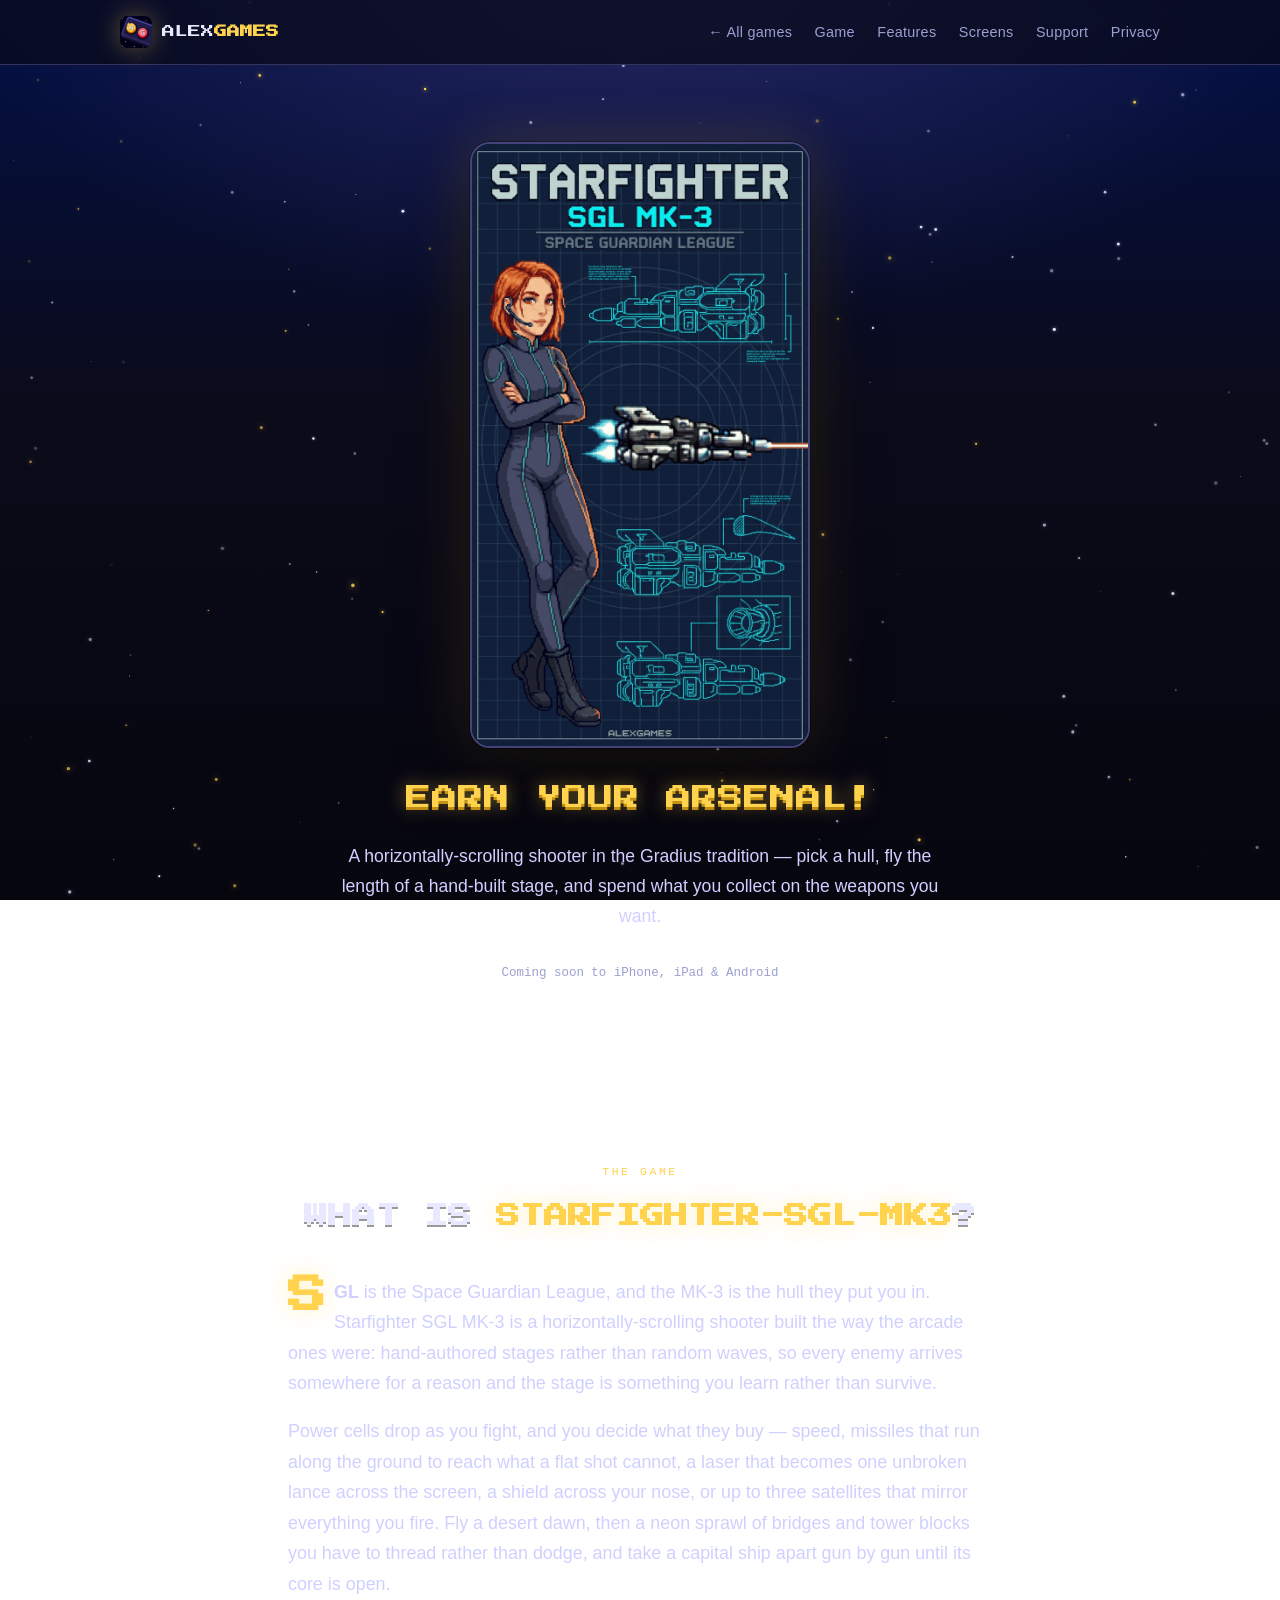
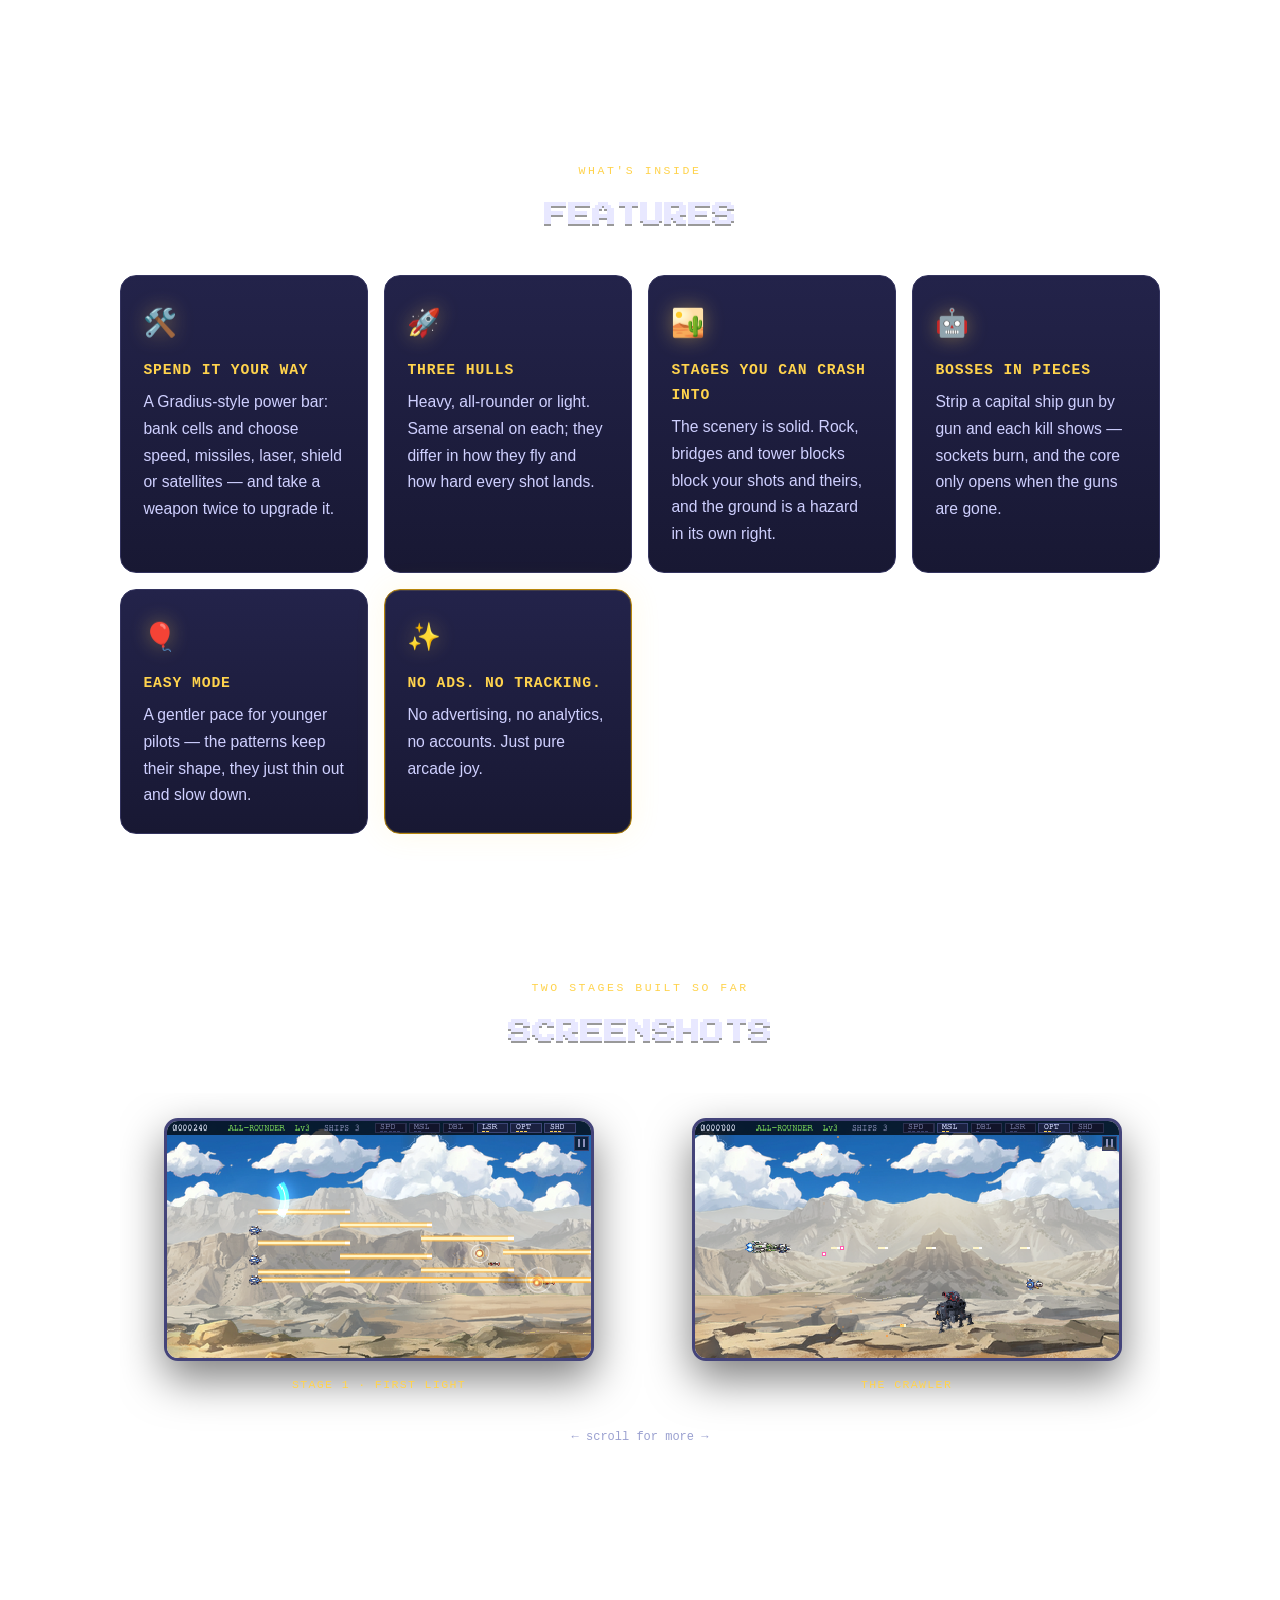
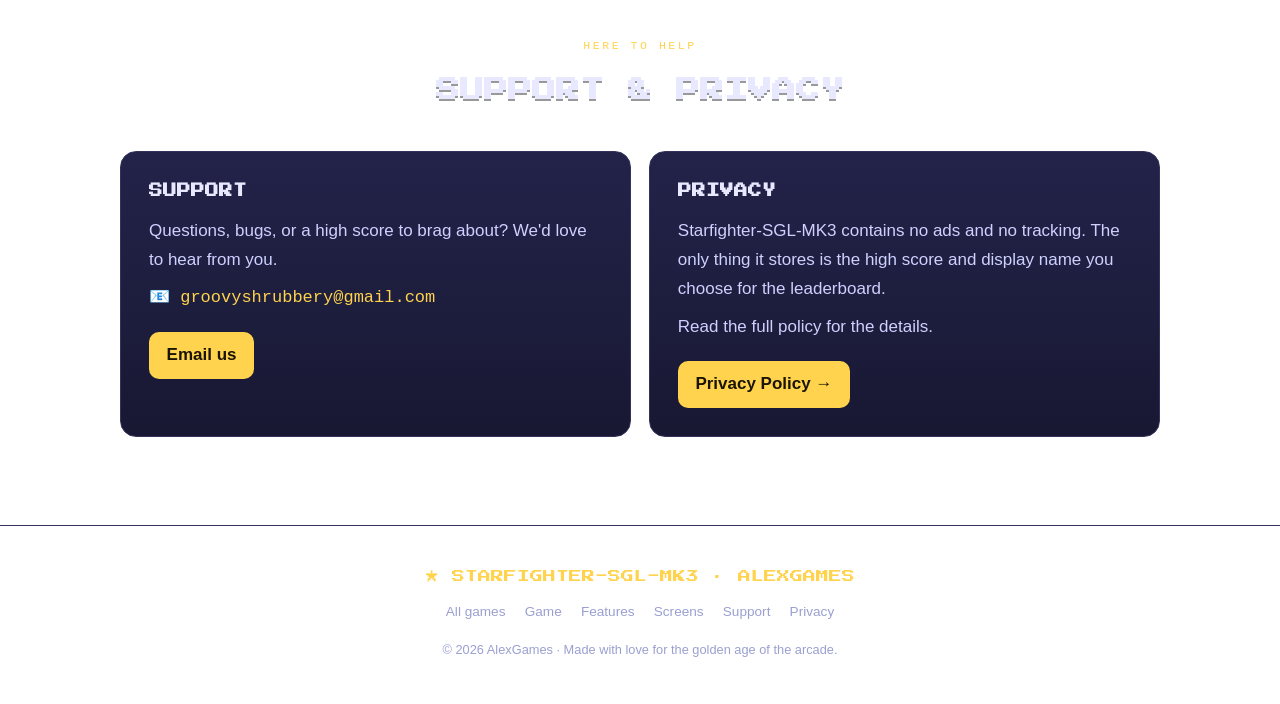
<file: starfighter.html>
<!doctype html>
<html lang="en">
<head>
<meta charset="utf-8">
<meta name="viewport" content="width=device-width, initial-scale=1">
<title>Starfighter-SGL-MK3 — Scramble! · AlexGames</title>
<meta name="description" content="Starfighter SGL MK-3 is a horizontally-scrolling pixel shoot-'em-up in the Gradius tradition — fly hand-built stages, spend power cells on the weapons you want, and take a capital ship apart gun by gun. No ads, no tracking. Made by AlexGames.">
<meta name="theme-color" content="#0b0b1a">

<!-- Social / Open Graph -->
<meta property="og:type" content="website">
<meta property="og:title" content="Starfighter SGL MK-3 — Earn your arsenal!">
<meta property="og:description" content="A horizontally-scrolling shooter in the Gradius tradition. Earn your arsenal, thread a neon city, take a capital ship apart gun by gun.">
<meta property="og:image" content="assets/starfighter/title-h.png">
<meta property="og:url" content="https://alexgames.net/starfighter.html">
<meta name="twitter:card" content="summary_large_image">

<!-- Icons -->
<link rel="icon" type="image/png" sizes="512x512" href="assets/icon-512.png?v=2">
<link rel="icon" type="image/png" sizes="192x192" href="assets/icon-192.png?v=2">
<link rel="apple-touch-icon" href="assets/apple-touch-icon.png?v=2">

<!-- Arcade display face, used sparingly for headings -->
<link rel="preconnect" href="https://fonts.googleapis.com">
<link rel="preconnect" href="https://fonts.gstatic.com" crossorigin>
<link href="https://fonts.googleapis.com/css2?family=Press+Start+2P&display=swap" rel="stylesheet">

<link rel="stylesheet" href="styles.css">
</head>
<body>
<canvas id="stars" aria-hidden="true"></canvas>

<!-- ===================== Header ===================== -->
<header class="site">
  <div class="wrap">
    <a class="brand" href="index.html">
      <img src="assets/icon-192.png?v=2" alt="">
      <span>ALEX<b>GAMES</b></span>
    </a>
    <nav class="site-nav">
      <a href="index.html">← All games</a>
      <a href="#what">Game</a>
      <a href="#features">Features</a>
      <a href="#screens">Screens</a>
      <a href="#support">Support</a>
      <a href="#privacy">Privacy</a>
    </nav>
  </div>
</header>

<!-- ===================== Hero ===================== -->
<a id="top"></a>
<section class="hero">
  <div class="wrap">
    <img class="hero-art" src="assets/starfighter/title-v.png"
         alt="Starfighter SGL MK-3 key art: Kestrel, the pilot — short copper-red hair, a dark flight suit — standing arms folded beside blueprint schematics of her fighter, with the ship itself flying out of the drawings.">
    <p class="tagline">Earn your arsenal!</p>
    <p class="lead">A horizontally-scrolling shooter in the Gradius tradition — pick a
      hull, fly the length of a hand-built stage, and spend what you collect on the
      weapons you want.</p>
    <div class="badge-row">
      <span class="badge-note">Coming soon to iPhone, iPad &amp; Android</span>
    </div>
  </div>
</section>

<!-- ===================== What is it ===================== -->
<section id="what">
  <div class="wrap">
    <div class="section-head">
      <p class="eyebrow">The game</p>
      <h2 class="section-title">What is <span class="star">Starfighter-SGL-MK3</span>?</h2>
    </div>
    <div class="about-copy" style="max-width:44rem;margin:0 auto;">
      <p><strong>SGL</strong> is the Space Guardian League, and the MK-3 is the hull they
        put you in. Starfighter SGL MK-3 is a horizontally-scrolling shooter built the way the
        arcade ones were: hand-authored stages rather than random waves, so every
        enemy arrives somewhere for a reason and the stage is something you learn
        rather than survive.</p>
      <p>Power cells drop as you fight, and you decide what they buy — speed, missiles
        that run along the ground to reach what a flat shot cannot, a laser that
        becomes one unbroken lance across the screen, a shield across your nose, or up
        to three satellites that mirror everything you fire. Fly a desert dawn, then a
        neon sprawl of bridges and tower blocks you have to thread rather than dodge,
        and take a capital ship apart gun by gun until its core is open.</p>
    </div>
  </div>
</section>

<!-- ===================== Features ===================== -->
<section id="features" class="tight">
  <div class="wrap">
    <div class="section-head">
      <p class="eyebrow">What's inside</p>
      <h2 class="section-title">Features</h2>
    </div>
    <div class="features">
      <div class="feature">
        <div class="ico">🛠️</div>
        <h3>Spend It Your Way</h3>
        <p>A Gradius-style power bar: bank cells and choose speed, missiles, laser,
          shield or satellites — and take a weapon twice to upgrade it.</p>
      </div>
      <div class="feature">
        <div class="ico">🚀</div>
        <h3>Three Hulls</h3>
        <p>Heavy, all-rounder or light. Same arsenal on each; they differ in how they
          fly and how hard every shot lands.</p>
      </div>
      <div class="feature">
        <div class="ico">🏜️</div>
        <h3>Stages You Can Crash Into</h3>
        <p>The scenery is solid. Rock, bridges and tower blocks block your shots and
          theirs, and the ground is a hazard in its own right.</p>
      </div>
      <div class="feature">
        <div class="ico">🤖</div>
        <h3>Bosses In Pieces</h3>
        <p>Strip a capital ship gun by gun and each kill shows — sockets burn, and the
          core only opens when the guns are gone.</p>
      </div>
      <div class="feature">
        <div class="ico">🎈</div>
        <h3>Easy Mode</h3>
        <p>A gentler pace for younger pilots — the patterns keep their shape, they just
          thin out and slow down.</p>
      </div>
      <div class="feature highlight">
        <div class="ico">✨</div>
        <h3>No Ads. No Tracking.</h3>
        <p>No advertising, no analytics, no accounts. Just pure arcade joy.</p>
      </div>
    </div>
  </div>
</section>

<!-- ===================== Screenshots ===================== -->
<section id="screens">
  <div class="wrap">
    <div class="section-head">
      <p class="eyebrow">Two stages built so far</p>
      <h2 class="section-title">Screenshots</h2>
    </div>
  </div>
  <div class="wrap">
    <div class="gallery">
      <figure class="shot wide">
        <img src="assets/starfighter/screens/01.png" loading="lazy"
             alt="The player's ship and its three satellites firing four parallel laser lances across a desert canyon as drones explode.">
        <figcaption class="cap">Stage 1 · First Light</figcaption>
      </figure>
      <figure class="shot wide">
        <img src="assets/starfighter/screens/02.png" loading="lazy"
             alt="A four-legged walker machine crossing the desert floor below the player's ship, its roof turret tracking upward.">
        <figcaption class="cap">The Crawler</figcaption>
      </figure>
      <figure class="shot wide">
        <img src="assets/starfighter/screens/03.png" loading="lazy"
             alt="The Warblade in its robot form, unfolded from a warship, lunging with a glowing cyan sword.">
        <figcaption class="cap">The Warblade</figcaption>
      </figure>
      <figure class="shot wide">
        <img src="assets/starfighter/screens/04.png" loading="lazy"
             alt="The Leviathan capital ship filling the screen with every gun firing, the player's laser striking its hull.">
        <figcaption class="cap">The Leviathan</figcaption>
      </figure>
      <figure class="shot wide">
        <img src="assets/starfighter/screens/05.png" loading="lazy"
             alt="The Leviathan stripped of its guns, fires burning in the empty sockets, firing a wide beam from its prow.">
        <figcaption class="cap">Core Exposed</figcaption>
      </figure>
      <figure class="shot wide">
        <img src="assets/starfighter/screens/06.png" loading="lazy"
             alt="The ship skimming the tower blocks of a neon city of bridges and warehouses at dusk.">
        <figcaption class="cap">Stage 2 · Neon Sprawl</figcaption>
      </figure>
    </div>
    <p class="gallery-hint">← scroll for more →</p>
  </div>
</section>

<!-- ===================== Support + Privacy ===================== -->
<section id="support">
  <div class="wrap">
    <div class="section-head">
      <p class="eyebrow">Here to help</p>
      <h2 class="section-title">Support &amp; Privacy</h2>
    </div>
    <div class="card-row">
      <div class="info-card">
        <h3>Support</h3>
        <p>Questions, bugs, or a high score to brag about? We'd love to hear from you.</p>
        <p class="mono">📧 <a href="mailto:groovyshrubbery@gmail.com">groovyshrubbery@gmail.com</a></p>
        <a class="btn" href="mailto:groovyshrubbery@gmail.com?subject=Starfighter-SGL-MK3%20support">Email us</a>
      </div>
      <div class="info-card" id="privacy">
        <h3>Privacy</h3>
        <p>Starfighter-SGL-MK3 contains no ads and no tracking. The only thing it stores
          is the high score and display name you choose for the leaderboard.</p>
        <p>Read the full policy for the details.</p>
        <a class="btn" href="privacy-policy.html">Privacy Policy →</a>
      </div>
    </div>
  </div>
</section>

<!-- ===================== Footer ===================== -->
<footer class="site">
  <div class="wrap">
    <div class="foot-brand">★ STARFIGHTER-SGL-MK3 · ALEXGAMES</div>
    <nav>
      <a href="index.html">All games</a>
      <a href="#what">Game</a>
      <a href="#features">Features</a>
      <a href="#screens">Screens</a>
      <a href="#support">Support</a>
      <a href="privacy-policy.html">Privacy</a>
    </nav>
    <small>© 2026 AlexGames · Made with love for the golden age of the arcade.</small>
  </div>
</footer>

<script src="stars.js" defer></script>
</body>
</html>
</file>
<file: styles.css>
/* =========================================================================
   AlexGames — Starbob marketing site
   A retro pixel-arcade night sky: deep indigo, glowing gold, a caped hero.
   Palette values taken from the game (see BRAND.md).
   ========================================================================= */

:root{
  /* Night-sky bases */
  --bg-deep:   #021046;
  --bg:        #0b0b1a;
  --panel:     #181833;
  /* Indigo mids / cards */
  --card:      #23234a;
  --card-2:    #2d2d5e;
  --line:      #33335e;
  --line-2:    #44447a;
  /* Star gold — primary accent */
  --gold:      #ffd34d;
  --gold-hi:   #ffdda0;
  --gold-deep: #b8860b;
  /* Hero red — secondary accent */
  --red:       #ff5a6a;
  --red-deep:  #b8002a;
  /* Sunset warmth */
  --sun-1:     #ff8a3d;
  --sun-2:     #ffb35a;
  /* Text */
  --ink:       #e8e8ff;
  --body:      #cfd0ff;
  --muted:     #9aa0d0;

  --maxw: 1080px;
  --radius: 16px;
  --glow: 0 0 24px rgba(255,211,77,.35);

  --arcade: "Press Start 2P", "Courier New", monospace;
  --sans: -apple-system, BlinkMacSystemFont, "Segoe UI", Roboto, Helvetica, Arial, sans-serif;
  --mono: "Courier New", ui-monospace, SFMono-Regular, Menlo, monospace;
}

*{ box-sizing:border-box; }

html{ scroll-behavior:smooth; }

body{
  margin:0;
  min-height:100vh;
  color:var(--body);
  font-family:var(--sans);
  font-size:17px;
  line-height:1.7;
  background:
    radial-gradient(1200px 700px at 50% -10%, #2a2a63 0%, transparent 60%),
    linear-gradient(180deg, var(--bg-deep) 0%, var(--bg) 45%, #06060f 100%);
  background-attachment:fixed;
  -webkit-font-smoothing:antialiased;
  overflow-x:hidden;
}

/* Twinkling starfield canvas sits behind everything */
#stars{
  position:fixed;
  inset:0;
  width:100%;
  height:100%;
  z-index:-1;
  pointer-events:none;
}

img{ max-width:100%; display:block; }

a{ color:var(--gold); text-decoration:none; }
a:hover{ color:var(--gold-hi); text-decoration:underline; }

.wrap{ max-width:var(--maxw); margin:0 auto; padding:0 1.25rem; }

/* ---- Arcade type helpers ---------------------------------------------- */
.arcade{
  font-family:var(--arcade);
  line-height:1.4;
  letter-spacing:.02em;
  text-transform:uppercase;
}
.eyebrow{
  font-family:var(--mono);
  text-transform:uppercase;
  letter-spacing:.22em;
  font-size:.72rem;
  color:var(--gold);
  margin:0 0 .9rem;
}

/* ======================================================================= */
/* Header / nav                                                            */
/* ======================================================================= */
header.site{
  position:sticky;
  top:0;
  z-index:20;
  backdrop-filter:blur(10px);
  background:rgba(11,11,26,.72);
  border-bottom:1px solid var(--line);
}
header.site .wrap{
  display:flex;
  align-items:center;
  justify-content:space-between;
  gap:1rem;
  height:64px;
}
.brand{
  display:flex;
  align-items:center;
  gap:.6rem;
  font-family:var(--arcade);
  font-size:.8rem;
  color:var(--ink);
  text-transform:uppercase;
}
.brand:hover{ text-decoration:none; }
.brand img{
  width:32px; height:32px;
  border-radius:8px;
  box-shadow:var(--glow);
}
.brand b{ color:var(--gold); }
nav.site-nav{ display:flex; gap:1.4rem; }
nav.site-nav a{
  color:var(--muted);
  font-size:.9rem;
  letter-spacing:.02em;
}
nav.site-nav a:hover{ color:var(--gold); text-decoration:none; }
@media (max-width:720px){
  nav.site-nav{ display:none; }
}

/* ======================================================================= */
/* Hero                                                                    */
/* ======================================================================= */
.hero{
  position:relative;
  padding:clamp(2.5rem, 6vw, 5rem) 0 clamp(3rem, 7vw, 6rem);
  text-align:center;
}
.hero-art{
  width:min(340px, 78vw);
  margin:0 auto 1.75rem;
  border-radius:20px;
  border:2px solid var(--line-2);
  box-shadow:
    0 0 0 1px rgba(0,0,0,.4),
    0 30px 70px rgba(0,0,0,.55),
    0 0 60px rgba(255,211,77,.18);
}
.tagline{
  font-family:var(--arcade);
  font-size:clamp(1rem, 3.6vw, 1.6rem);
  color:var(--gold);
  text-transform:uppercase;
  text-shadow:0 0 18px rgba(255,211,77,.5), 0 3px 0 var(--gold-deep);
  margin:.25rem 0 1.4rem;
}
.hero p.lead{
  max-width:38rem;
  margin:0 auto 2rem;
  color:var(--body);
  font-size:1.1rem;
  overflow-wrap:break-word;
}

/* App Store badge */
.badge-row{
  display:flex;
  gap:1rem;
  justify-content:center;
  align-items:center;
  flex-wrap:wrap;
}
.appstore,
.googleplay{
  display:inline-flex;
  align-items:center;
  gap:.75rem;
  background:#000;
  color:#fff;
  border:1px solid #3a3a55;
  border-radius:12px;
  padding:.6rem 1.15rem;
  transition:transform .15s ease, box-shadow .15s ease, border-color .15s ease;
}
.appstore:hover,
.googleplay:hover{
  text-decoration:none;
  transform:translateY(-2px);
  border-color:var(--gold);
  box-shadow:0 8px 30px rgba(255,211,77,.25);
}
.appstore svg,
.googleplay svg{ width:26px; height:26px; flex:none; }
.appstore .txt,
.googleplay .txt{ text-align:left; line-height:1.1; }
.appstore .txt small,
.googleplay .txt small{ display:block; font-size:.62rem; letter-spacing:.04em; color:#cfcfe6; }
.appstore .txt b,
.googleplay .txt b{ font-size:1.15rem; font-weight:600; }
/* Not-yet-released store badge: looks like a badge, isn't a link. Better than
   an <a href="#"> that scrolls to the top and reads as broken. */
.googleplay.is-soon{
  opacity:.45;
  cursor:default;
  border-style:dashed;
}
.googleplay.is-soon:hover{
  transform:none;
  border-color:#3a3a55;
  box-shadow:none;
}

.badge-note{
  font-family:var(--mono);
  font-size:.78rem;
  color:var(--muted);
}

/* ======================================================================= */
/* Sections                                                                */
/* ======================================================================= */
section{ padding:clamp(3rem, 7vw, 5.5rem) 0; }
section.tight{ padding:clamp(2rem,5vw,3.5rem) 0; }

.section-head{ max-width:44rem; margin:0 auto 2.5rem; text-align:center; }
h2.section-title{
  font-family:var(--arcade);
  font-size:clamp(1.1rem, 3vw, 1.5rem);
  color:var(--ink);
  text-transform:uppercase;
  margin:0 0 .9rem;
  text-shadow:0 2px 0 rgba(0,0,0,.4);
}
h2.section-title .star{ color:var(--gold); text-shadow:var(--glow); }

/* What is it */
.about-copy p{ font-size:1.12rem; color:var(--body); margin:0 0 1.1rem; }
.about-copy p:first-child::first-letter{
  font-family:var(--arcade);
  color:var(--gold);
  font-size:2.4rem;
  float:left;
  line-height:.9;
  margin:.15rem .5rem 0 0;
  text-shadow:var(--glow);
}

/* Features grid */
.features{
  display:grid;
  grid-template-columns:repeat(auto-fit, minmax(240px, 1fr));
  gap:1rem;
}
.feature{
  background:linear-gradient(180deg, var(--card) 0%, var(--panel) 100%);
  border:1px solid var(--line);
  border-radius:var(--radius);
  padding:1.5rem 1.4rem;
  transition:transform .18s ease, border-color .18s ease, box-shadow .18s ease;
}
.feature:hover{
  transform:translateY(-4px);
  border-color:var(--line-2);
  box-shadow:0 14px 40px rgba(0,0,0,.4);
}
.feature .ico{ font-size:1.7rem; margin-bottom:.7rem; filter:drop-shadow(0 0 10px rgba(255,211,77,.4)); }
.feature h3{
  font-family:var(--mono);
  text-transform:uppercase;
  letter-spacing:.06em;
  font-size:.92rem;
  color:var(--gold);
  margin:0 0 .4rem;
}
.feature p{ margin:0; font-size:.98rem; color:var(--body); }
.feature.highlight{
  border-color:var(--gold-deep);
  box-shadow:inset 0 0 0 1px rgba(255,211,77,.15), 0 0 30px rgba(255,211,77,.12);
}

/* Screenshots gallery */
.gallery{
  display:flex;
  gap:1.1rem;
  overflow-x:auto;
  padding:.5rem .25rem 1.5rem;
  scroll-snap-type:x mandatory;
  -webkit-overflow-scrolling:touch;
}
.shot{
  scroll-snap-align:center;
  flex:0 0 auto;
  text-align:center;
}
.shot img{
  width:216px;
  border:3px solid var(--line-2);
  border-radius:18px;
  image-rendering:pixelated;
  background:#000;
  box-shadow:0 18px 44px rgba(0,0,0,.5);
}
.shot .cap{
  font-family:var(--mono);
  text-transform:uppercase;
  letter-spacing:.12em;
  font-size:.72rem;
  color:var(--gold);
  margin-top:.85rem;
}
.gallery-hint{
  text-align:center;
  font-family:var(--mono);
  font-size:.75rem;
  color:var(--muted);
  margin-top:-.5rem;
}

/* About AlexGames */
.about-label{
  max-width:46rem;
  margin:0 auto;
  text-align:center;
}
.about-label img{
  width:84px; height:84px;
  margin:0 auto 1.25rem;
  border-radius:18px;
  box-shadow:var(--glow);
}

/* Support + Privacy cards */
.card-row{
  display:grid;
  grid-template-columns:repeat(auto-fit, minmax(280px,1fr));
  gap:1.1rem;
}
.info-card{
  background:linear-gradient(180deg, var(--card) 0%, var(--panel) 100%);
  border:1px solid var(--line);
  border-radius:var(--radius);
  padding:1.75rem;
}
.info-card h3{
  font-family:var(--arcade);
  font-size:.85rem;
  color:var(--ink);
  text-transform:uppercase;
  margin:0 0 .9rem;
}
.info-card p{ margin:0 0 .6rem; }
.info-card a.btn{
  display:inline-block;
  margin-top:.6rem;
  background:var(--gold);
  color:#1a1400;
  font-weight:700;
  padding:.55rem 1.1rem;
  border-radius:10px;
  transition:transform .15s ease, box-shadow .15s ease;
}
.info-card a.btn:hover{
  text-decoration:none;
  transform:translateY(-2px);
  box-shadow:0 8px 24px rgba(255,211,77,.3);
}
.mono{ font-family:var(--mono); }

/* ======================================================================= */
/* Footer                                                                  */
/* ======================================================================= */
footer.site{
  border-top:1px solid var(--line);
  padding:2.5rem 0;
  text-align:center;
  color:var(--muted);
}
footer.site .foot-brand{
  font-family:var(--arcade);
  font-size:.8rem;
  color:var(--gold);
  text-transform:uppercase;
  margin-bottom:.6rem;
}
footer.site nav{ margin:.75rem 0; display:flex; gap:1.2rem; justify-content:center; flex-wrap:wrap; }
footer.site nav a{ color:var(--muted); font-size:.85rem; }
footer.site nav a:hover{ color:var(--gold); text-decoration:none; }
footer.site small{ font-size:.8rem; }

/* ======================================================================= */
/* Motion respect                                                          */
/* ======================================================================= */
/* ======================================================================= */
/* Small screens                                                           */
/* ======================================================================= */
@media (max-width:560px){
  .badge-row{ flex-direction:column; gap:.75rem; }
  .tagline{ letter-spacing:0; }
}

@media (prefers-reduced-motion:reduce){
  html{ scroll-behavior:auto; }
  *{ transition:none !important; animation:none !important; }
}

/* ======================================================================= */
/* Games grid (hub page)                                                   */
/* ======================================================================= */
.game-grid{
  display:grid;
  grid-template-columns:repeat(auto-fit, minmax(300px, 1fr));
  gap:1.4rem;
  align-items:stretch;
}
.game-card{
  display:flex;
  flex-direction:column;
  background:linear-gradient(180deg, var(--card) 0%, var(--panel) 100%);
  border:1px solid var(--line);
  border-radius:var(--radius);
  overflow:hidden;
  color:var(--body);
  transition:transform .18s ease, border-color .18s ease, box-shadow .18s ease;
}
.game-card:hover{
  text-decoration:none;
  transform:translateY(-5px);
  border-color:var(--gold-deep);
  box-shadow:0 18px 48px rgba(0,0,0,.5), 0 0 34px rgba(255,211,77,.14);
}
.game-art{
  background:#06060f;
  border-bottom:1px solid var(--line);
  aspect-ratio:16/10;
  overflow:hidden;
}
.game-art img{
  width:100%; height:100%;
  object-fit:cover;
  image-rendering:pixelated;
}
.game-body{ padding:1.5rem 1.4rem 1.6rem; display:flex; flex-direction:column; flex:1; }
.game-body h3{
  font-family:var(--arcade);
  font-size:.95rem;
  color:var(--ink);
  text-transform:uppercase;
  margin:0 0 .5rem;
  line-height:1.5;
}
.game-card:hover .game-body h3{ color:var(--gold); }
.game-tag{
  font-family:var(--mono);
  text-transform:uppercase;
  letter-spacing:.12em;
  font-size:.74rem;
  color:var(--gold);
  margin:0 0 .9rem;
}
.game-body p{ margin:0 0 .9rem; font-size:.98rem; }
.game-meta{
  font-family:var(--mono);
  font-size:.76rem;
  color:var(--muted);
  margin-top:auto;
}
.game-cta{
  display:inline-block;
  margin-top:.9rem;
  font-family:var(--mono);
  text-transform:uppercase;
  letter-spacing:.1em;
  font-size:.78rem;
  color:var(--gold);
}

/* Hub hero — no single-game key art, so the label mark leads */
.hub-mark{
  width:112px; height:112px;
  margin:0 auto 1.5rem;
  border-radius:24px;
  box-shadow:var(--glow), 0 24px 60px rgba(0,0,0,.5);
}
.hub-title{
  font-family:var(--arcade);
  font-size:clamp(1.3rem, 5vw, 2.2rem);
  color:var(--ink);
  text-transform:uppercase;
  margin:0 0 .2rem;
  text-shadow:0 3px 0 rgba(0,0,0,.45);
}
.hub-title .star{ color:var(--gold); text-shadow:var(--glow); }


/* =========================================================================
   Starfighter SGL MK-3 — what its page needs on top of the shared furniture.
   Everything else (.gallery, .shot, .section-head, .hero) is Starbob's and is
   reused deliberately, so the two game pages read as one site.
   ========================================================================= */
:root{ --sf-cyan:#7ec8ff; }

/* PLAY, not DOWNLOAD. Starfighter runs in a browser today, so its call to action
   is the game itself rather than a store badge it does not have yet. */
.sf-play{
  display:inline-flex; align-items:center; gap:.7rem;
  font-family:var(--arcade); font-size:.9rem;
  background:var(--sf-cyan); color:#04121f;
  padding:.85rem 1.5rem; border-radius:12px;
  border:1px solid rgba(255,255,255,.35);
  box-shadow:0 10px 34px rgba(126,200,255,.28);
  transition:transform .15s ease, box-shadow .15s ease;
}
.sf-play:hover{
  text-decoration:none; transform:translateY(-2px);
  box-shadow:0 14px 44px rgba(126,200,255,.42);
}

/* LANDSCAPE plates. Starbob is a portrait phone game and .shot is sized for it;
   a 800x448 frame at 216px wide is a postage stamp. */
.shot.wide img{ width:min(430px, 84vw); border-radius:14px; }

/* A card whose art reads best from its top edge rather than its middle (see index.html). */
.game-art img.art-top{ object-position:top; }
</file>
